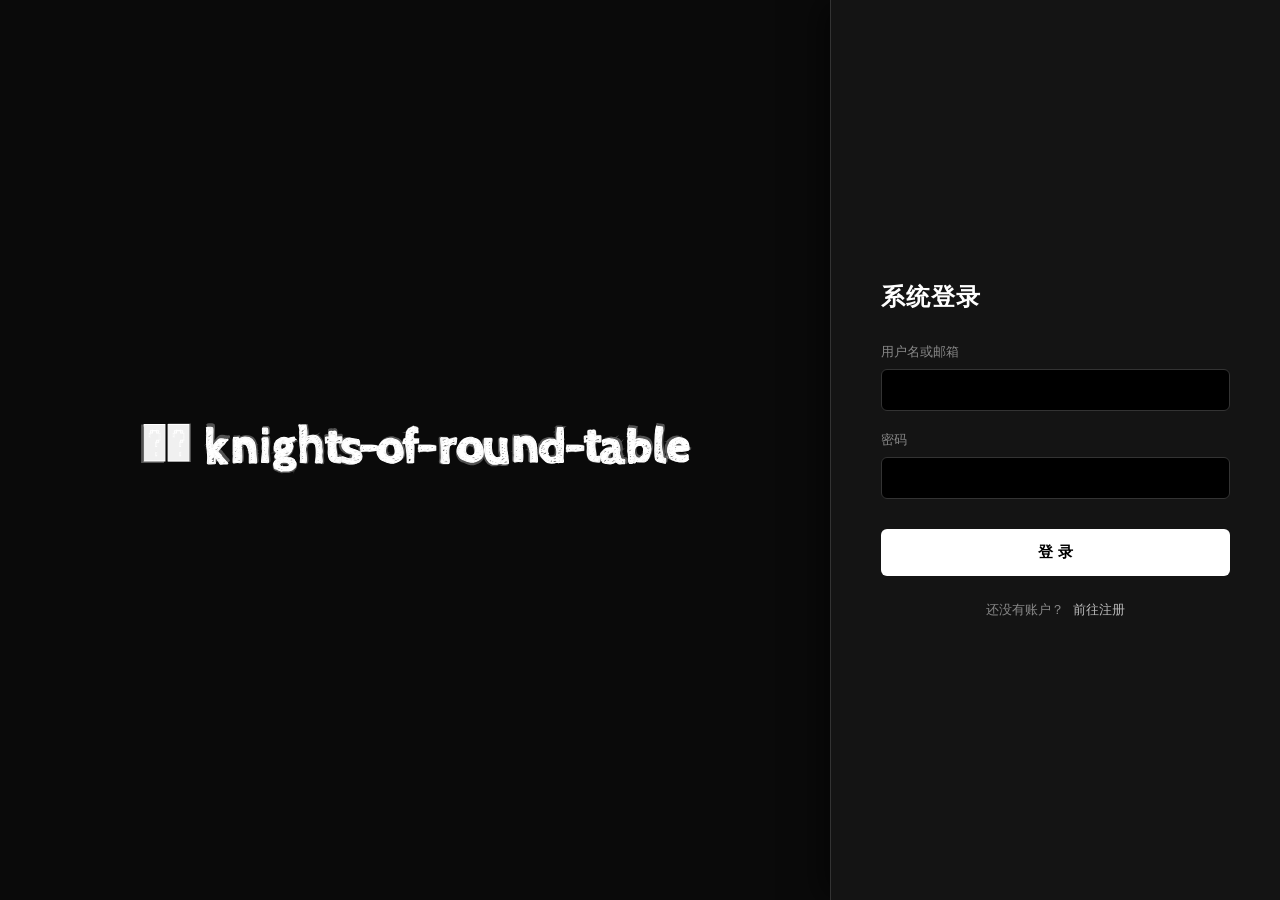
<file: src/temp_design/gemini-code-1786545650664.html>
<!DOCTYPE html>
<html lang="zh-CN">
<head>
  <meta charset="UTF-8">
  <meta name="viewport" content="width=device-width, initial-scale=1.0">
  <title>📦 knights-of-round-table - 登录与注册</title>
  <link rel="preconnect" href="https://fonts.googleapis.com">
  <link rel="preconnect" href="https://fonts.gstatic.com" crossorigin>
  <link href="https://fonts.googleapis.com/css2?family=Architects+Daughter&family=Cabin+Sketch:wght@700&display=swap" rel="stylesheet">

  <style>
    * {
      box-sizing: border-box;
      margin: 0;
      padding: 0;
    }

    body, html {
      width: 100%;
      height: 100%;
      overflow: hidden;
      background-color: #0d0d0d;
      font-family: -apple-system, BlinkMacSystemFont, "Segoe UI", Roboto, "Helvetica Neue", Arial, sans-serif;
      color: #e0e0e0;
    }

    .container {
      display: flex;
      width: 100%;
      height: 100%;
    }

    /* 左侧 Canvas 区域 */
    .canvas-container {
      flex: 1;
      position: relative;
      background: #0a0a0a;
      overflow: hidden;
    }

    canvas {
      display: block;
      width: 100%;
      height: 100%;
      cursor: crosshair;
    }

    /* 隐藏的控制台（保留以备后用） */
    .control-panel {
      display: none;
    }

    /* 右侧 表单区域 (严肃严谨风格) */
    .form-panel {
      width: 450px;
      background: #141414;
      border-left: 1px solid #333;
      display: flex;
      flex-direction: column;
      justify-content: center;
      padding: 40px 50px;
      box-shadow: -10px 0 30px rgba(0,0,0,0.5);
      position: relative;
    }

    .form-box {
      width: 100%;
      transition: opacity 0.3s ease, transform 0.3s ease;
    }

    .form-box.hidden {
      display: none;
      opacity: 0;
      transform: translateY(10px);
    }

    .form-box.active {
      display: block;
      opacity: 1;
      transform: translateY(0);
    }

    .form-title {
      font-size: 24px;
      font-weight: 600;
      margin-bottom: 30px;
      color: #ffffff;
      letter-spacing: 1px;
    }

    .input-group {
      margin-bottom: 20px;
    }

    .input-group label {
      display: block;
      font-size: 13px;
      color: #888;
      margin-bottom: 8px;
    }

    .input-group input {
      width: 100%;
      background: #000000;
      border: 1px solid #333;
      color: #fff;
      padding: 12px 15px;
      border-radius: 6px;
      font-size: 14px;
      outline: none;
      transition: border-color 0.2s;
    }

    .input-group input:focus {
      border-color: #666;
    }

    .btn-submit {
      width: 100%;
      background: #ffffff;
      color: #000000;
      border: none;
      padding: 14px;
      font-size: 15px;
      font-weight: 600;
      border-radius: 6px;
      cursor: pointer;
      margin-top: 10px;
      transition: background 0.2s;
    }

    .btn-submit:hover {
      background: #e0e0e0;
    }

    .toggle-link {
      margin-top: 25px;
      text-align: center;
      font-size: 13px;
      color: #888;
    }

    .toggle-link a {
      color: #bbb;
      text-decoration: none;
      margin-left: 5px;
      cursor: pointer;
      transition: color 0.2s;
    }

    .toggle-link a:hover {
      color: #fff;
      text-decoration: underline;
    }
  </style>
</head>
<body>

  <div class="container">
    <!-- 左侧交互展示 -->
    <div class="canvas-container">
      <div class="control-panel">
        <input type="text" id="textInput" value="📦 knights-of-round-table">
        <input type="range" id="sizeRange" value="50">
        <input type="range" id="elasticityRange" value="1.5">
      </div>
      <canvas id="sketchCanvas"></canvas>
    </div>

    <!-- 右侧严谨登录/注册面板 -->
    <div class="form-panel">
      <!-- 登录表单 -->
      <div id="loginForm" class="form-box active">
        <div class="form-title">系统登录</div>
        <form id="formLogin">
          <div class="input-group">
            <label>用户名或邮箱</label>
            <input type="text" name="username" required autocomplete="username">
          </div>
          <div class="input-group">
            <label>密码</label>
            <input type="password" name="password" required autocomplete="current-password">
          </div>
          <button type="submit" class="btn-submit">登 录</button>
        </form>
        <div class="toggle-link">
          还没有账户？ <a id="toRegister">前往注册</a>
        </div>
      </div>

      <!-- 注册表单 -->
      <div id="registerForm" class="form-box hidden">
        <div class="form-title">创建账户</div>
        <form id="formRegister">
          <div class="input-group">
            <label>用户名</label>
            <input type="text" name="reg_username" required autocomplete="username">
          </div>
          <div class="input-group">
            <label>邮箱</label>
            <input type="email" name="reg_email" required autocomplete="email">
          </div>
          <div class="input-group">
            <label>密码</label>
            <input type="password" name="reg_password" required autocomplete="new-password">
          </div>
          <button type="submit" class="btn-submit">注 册</button>
        </form>
        <div class="toggle-link">
          已有账户？ <a id="toLogin">返回登录</a>
        </div>
      </div>
    </div>
  </div>

  <script>
    // ==========================================
    // 1. 表单交互逻辑 (便于对接后端)
    // ==========================================
    const loginForm = document.getElementById('loginForm');
    const registerForm = document.getElementById('registerForm');
    const toRegister = document.getElementById('toRegister');
    const toLogin = document.getElementById('toLogin');

    const formLogin = document.getElementById('formLogin');
    const formRegister = document.getElementById('formRegister');

    // 切换面板逻辑
    toRegister.addEventListener('click', () => {
      loginForm.classList.remove('active');
      loginForm.classList.add('hidden');
      registerForm.classList.remove('hidden');
      // 延时添加active以触发过渡动画
      setTimeout(() => registerForm.classList.add('active'), 50);
    });

    toLogin.addEventListener('click', () => {
      registerForm.classList.remove('active');
      registerForm.classList.add('hidden');
      loginForm.classList.remove('hidden');
      setTimeout(() => loginForm.classList.add('active'), 50);
    });

    // 登录提交事件拦截
    formLogin.addEventListener('submit', (e) => {
      e.preventDefault();
      const formData = new FormData(formLogin);
      const data = Object.fromEntries(formData.entries());
      console.log('【后端对接预留 - 登录】:', data);
      // TODO: fetch('/api/login', { method: 'POST', body: JSON.stringify(data) ... })
    });

    // 注册提交事件拦截
    formRegister.addEventListener('submit', (e) => {
      e.preventDefault();
      const formData = new FormData(formRegister);
      const data = Object.fromEntries(formData.entries());
      console.log('【后端对接预留 - 注册】:', data);
      // TODO: fetch('/api/register', { method: 'POST', body: JSON.stringify(data) ... })
    });

    // ==========================================
    // 2. 交互文字物理引擎逻辑 (优化版)
    // ==========================================
    const canvas = document.getElementById('sketchCanvas');
    const ctx = canvas.getContext('2d');
    const textInput = document.getElementById('textInput');
    const sizeRange = document.getElementById('sizeRange');
    const elasticityRange = document.getElementById('elasticityRange');

    let dpr = window.devicePixelRatio || 1;
    let mouse = { x: -9999, y: -9999, px: -9999, py: -9999, speed: 0 };
    let letters = [];
    let canvasContainer = document.querySelector('.canvas-container');

    function resize() {
      dpr = window.devicePixelRatio || 1;
      canvas.width = canvasContainer.clientWidth * dpr;
      canvas.height = canvasContainer.clientHeight * dpr;
      ctx.scale(dpr, dpr);
      layoutLetters();
    }

    class Letter {
      constructor(char, x, y, fontSize) {
        this.char = char;
        this.baseX = x;
        this.baseY = y;
        this.x = x;
        this.y = y;
        this.vx = 0;
        this.vy = 0;
        this.scaleX = 1;
        this.scaleY = 1;
        this.vScaleX = 0;
        this.vScaleY = 0;
        this.rotation = 0;
        this.vRotation = 0;
        this.fontSize = fontSize;
        this.hoverAmount = 0;
        this.seed = Math.random() * 1000;
      }

      update(elasticityFactor) {
        const dx = mouse.x - this.x;
        const dy = mouse.y - this.y;
        const dist = Math.sqrt(dx * dx + dy * dy);
        
        // 【修改项1】缩小触发半径，几乎碰到才触发
        const maxDist = this.fontSize * 0.45; 

        if (dist < maxDist) {
          const force = (1 - dist / maxDist);
          const angle = Math.atan2(dy, dx);

          // 【修改项2】大幅度降低推力，减小夸张的弹性
          const push = force * 6 * elasticityFactor;
          this.vx -= Math.cos(angle) * push;
          this.vy -= Math.sin(angle) * push;

          this.vScaleX += force * 0.05 * (Math.random() > 0.5 ? 1 : -1);
          this.vScaleY += force * 0.05 * (Math.random() > 0.5 ? 1 : -1);
          this.vRotation += (Math.random() - 0.5) * force * 0.08;
          
          this.hoverAmount = Math.min(1, this.hoverAmount + 0.15);
        } else {
          this.hoverAmount = Math.max(0, this.hoverAmount - 0.1);
        }

        // 弹簧阻尼
        const stiffness = 0.15; // 提高硬度，回弹更快
        const damping = 0.65;   // 增加阻尼，减少反复抖动次数

        const fx = (this.baseX - this.x) * stiffness;
        const fy = (this.baseY - this.y) * stiffness;
        this.vx = (this.vx + fx) * damping;
        this.vy = (this.vy + fy) * damping;
        this.x += this.vx;
        this.y += this.vy;

        const fsx = (1 - this.scaleX) * stiffness;
        const fsy = (1 - this.scaleY) * stiffness;
        this.vScaleX = (this.vScaleX + fsx) * damping;
        this.vScaleY = (this.vScaleY + fsy) * damping;
        this.scaleX += this.vScaleX;
        this.scaleY += this.vScaleY;

        const fr = (0 - this.rotation) * stiffness;
        this.vRotation = (this.vRotation + fr) * damping;
        this.rotation += this.vRotation;
      }

      draw(frame) {
        ctx.save();
        ctx.translate(this.x, this.y);
        ctx.rotate(this.rotation);
        ctx.scale(this.scaleX, this.scaleY);

        ctx.font = `700 ${this.fontSize}px 'Cabin Sketch', 'Architects Daughter', cursive`;
        ctx.textAlign = 'center';
        ctx.textBaseline = 'middle';

        // 【修改项3】大幅度降低抖动频率，帧数除数增大
        const jitterFreq = Math.floor(frame / 12); 
        const seed = this.seed + jitterFreq;

        const noise = (s) => (Math.sin(s * 9999) * 10000) % 1;

        if (this.hoverAmount > 0.1) {
          ctx.strokeStyle = `rgba(255, 255, 255, ${0.1 * this.hoverAmount})`;
          ctx.lineWidth = 1;
          for (let i = 0; i < 2; i++) {
            const ox = (noise(seed + i * 10) - 0.5) * 5 * this.hoverAmount;
            const oy = (noise(seed + i * 20) - 0.5) * 5 * this.hoverAmount;
            ctx.strokeText(this.char, ox, oy);
          }
        }

        ctx.strokeStyle = 'rgba(255, 255, 255, 0.3)';
        ctx.lineWidth = 2;
        const ox1 = (noise(seed + 1) - 0.5) * 1.5;
        const oy1 = (noise(seed + 2) - 0.5) * 1.5;
        ctx.strokeText(this.char, ox1, oy1);

        ctx.fillStyle = '#f0f0f0';
        ctx.strokeStyle = '#ffffff';
        ctx.lineWidth = 1;

        const ox2 = (noise(seed + 3) - 0.5) * 0.8;
        const oy2 = (noise(seed + 4) - 0.5) * 0.8;

        ctx.fillText(this.char, ox2, oy2);
        ctx.strokeText(this.char, ox2, oy2);

        ctx.restore();
      }
    }

    function layoutLetters() {
      letters = [];
      const text = textInput.value;
      const fontSize = parseInt(sizeRange.value);

      ctx.font = `700 ${fontSize}px 'Cabin Sketch', 'Architects Daughter', cursive`;

      let totalWidth = 0;
      const letterWidths = [];

      for (let i = 0; i < text.length; i++) {
        const w = ctx.measureText(text[i]).width;
        letterWidths.push(w);
        totalWidth += w;
      }

      // 计算起始位置保证居中
      let currentX = (canvasContainer.clientWidth - totalWidth) / 2;
      const startY = canvasContainer.clientHeight / 2;

      for (let i = 0; i < text.length; i++) {
        const char = text[i];
        const w = letterWidths[i];
        const x = currentX + w / 2;
        letters.push(new Letter(char, x, startY, fontSize));
        currentX += w;
      }
    }

    let frame = 0;
    function animate() {
      requestAnimationFrame(animate);
      frame++;

      const mdx = mouse.x - mouse.px;
      const mdy = mouse.y - mouse.py;
      mouse.speed = Math.sqrt(mdx * mdx + mdy * mdy);
      mouse.px = mouse.x;
      mouse.py = mouse.y;

      ctx.clearRect(0, 0, canvasContainer.clientWidth, canvasContainer.clientHeight);
      const elasticity = parseFloat(elasticityRange.value);

      for (let letter of letters) {
        letter.update(elasticity);
        letter.draw(frame);
      }
    }

    window.addEventListener('resize', resize);
    
    // 只监听 canvas 容器内的鼠标事件
    canvas.addEventListener('mousemove', (e) => {
      const rect = canvas.getBoundingClientRect();
      mouse.x = e.clientX - rect.left;
      mouse.y = e.clientY - rect.top;
    });

    canvas.addEventListener('mouseleave', () => {
      mouse.x = -9999;
      mouse.y = -9999;
    });

    document.fonts.ready.then(() => {
      resize();
      animate();
    });
  </script>
</body>
</html>
</file>
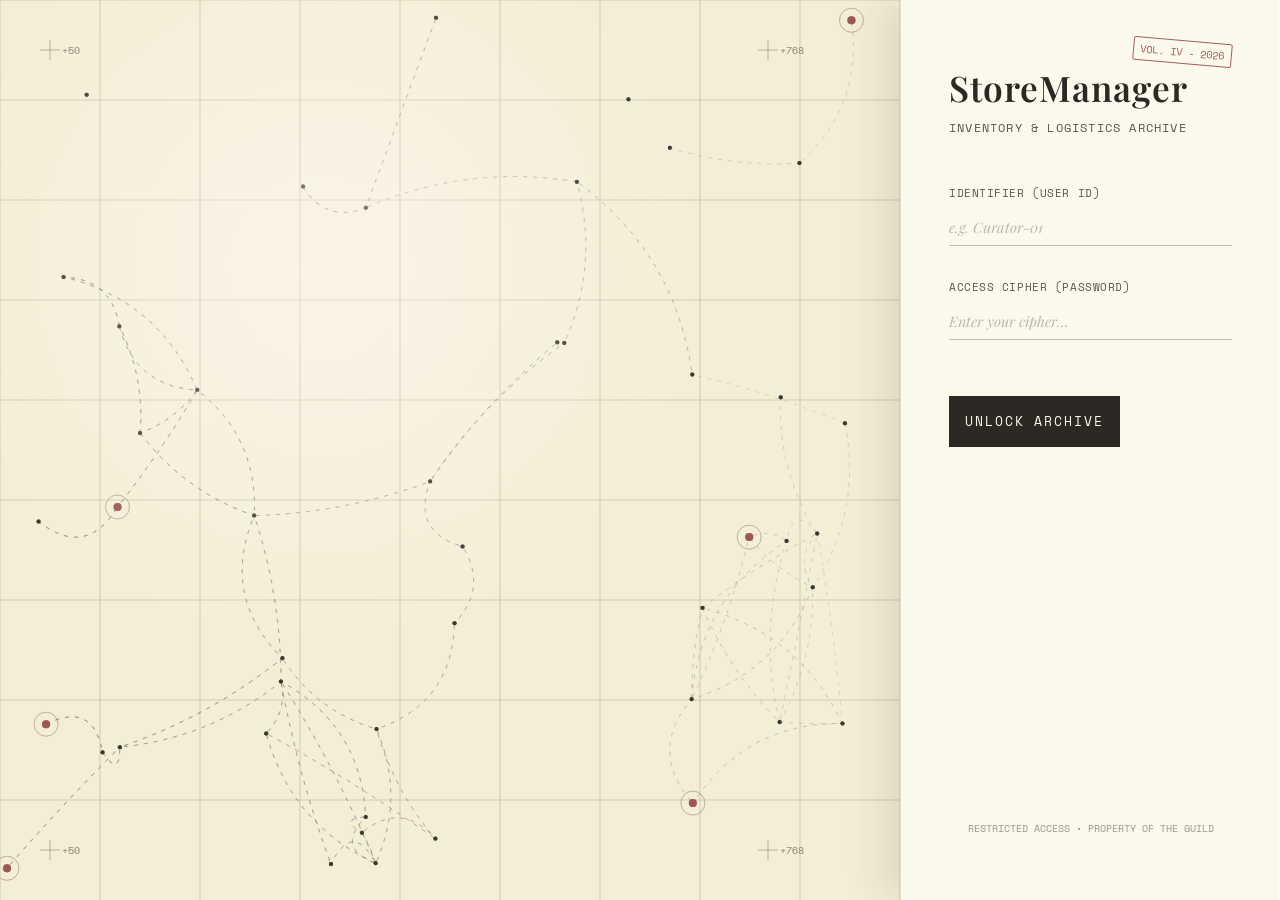
<file: src/temp_design/storemanager_concept.html>
<!DOCTYPE html>
<html lang="zh-CN">
<head>
    <meta charset="UTF-8">
    <meta name="viewport" content="width=device-width, initial-scale=1.0">
    <title>StoreManager - Classical Archive</title>
    <link rel="preconnect" href="https://fonts.googleapis.com">
    <link rel="preconnect" href="https://fonts.gstatic.com" crossorigin>
    <link href="https://fonts.googleapis.com/css2?family=Playfair+Display:ital,wght@0,400;0,600;1,400&family=Space+Mono:ital@0;1&display=swap" rel="stylesheet">
    <style>
        :root {
            --paper-bg: #f4efd8;
            --paper-light: #fbf9ec;
            --ink-dark: #2c2824;
            --ink-light: #5c5549;
            --stamp-red: #8b3a3a;
            --shadow-color: rgba(44, 40, 36, 0.12);
        }

        * {
            margin: 0;
            padding: 0;
            box-sizing: border-box;
        }

        body, html {
            width: 100%;
            height: 100vh;
            overflow: hidden;
            background-color: var(--paper-bg);
            /* 纯 CSS 模拟的微弱纸张噪点与经纬纹理 */
            background-image: 
                radial-gradient(circle at 50% 50%, transparent 20%, rgba(139, 126, 102, 0.05) 100%),
                repeating-linear-gradient(45deg, transparent, transparent 2px, rgba(0,0,0,0.01) 2px, rgba(0,0,0,0.01) 4px);
            font-family: 'Playfair Display', serif;
            color: var(--ink-dark);
            display: flex;
        }

        #desktop-container {
            position: relative;
            width: 100vw;
            height: 100vh;
            display: flex;
            align-items: center;
            justify-content: space-between;
        }

        /* 左侧动画区：占据主视野，作为背景延伸 */
        #vintage-canvas {
            position: absolute;
            top: 0;
            left: 0;
            width: 100%;
            height: 100%;
            z-index: 1;
            pointer-events: none; /* 让鼠标可以穿透画布点击后续元素 */
        }

        /* 纯 CSS 营造的光影晕染，增强立体感 */
        .ambient-lighting {
            position: absolute;
            top: -20%;
            left: -10%;
            width: 70vw;
            height: 70vw;
            background: radial-gradient(circle, rgba(255,255,255,0.4) 0%, transparent 60%);
            z-index: 2;
            pointer-events: none;
        }

        /* 右侧登录栏：伪装成档案登记卡 */
        .archive-card {
            position: relative;
            z-index: 10;
            width: 380px;
            height: 100vh;
            margin-left: auto; /* 靠右贴合 */
            background-color: var(--paper-light);
            padding: 4rem 3rem;
            display: flex;
            flex-direction: column;
            justify-content: center;
            /* 模拟纸张堆叠的厚度与右侧光源的投影 */
            box-shadow: -15px 0 40px var(--shadow-color),
                        -1px 0 0 rgba(255,255,255,0.5) inset;
            border-left: 1px solid rgba(139, 126, 102, 0.2);
        }

        .card-header {
            margin-bottom: 3rem;
            position: relative;
        }

        .card-header h1 {
            font-size: 2.2rem;
            font-weight: 600;
            letter-spacing: 1px;
            margin-bottom: 0.5rem;
        }

        .card-header p {
            font-family: 'Space Mono', monospace;
            font-size: 0.75rem;
            text-transform: uppercase;
            letter-spacing: 0.1em;
            color: var(--ink-light);
        }

        /* 模拟古典印章或编目号 */
        .stamp-mark {
            position: absolute;
            top: -1.5rem;
            right: 0;
            font-family: 'Space Mono', monospace;
            font-size: 0.65rem;
            color: var(--stamp-red);
            border: 1px solid var(--stamp-red);
            padding: 0.2rem 0.4rem;
            transform: rotate(5deg);
            opacity: 0.8;
            border-radius: 2px;
        }

        .form-group {
            margin-bottom: 2rem;
            position: relative;
        }

        .form-group label {
            display: block;
            font-family: 'Space Mono', monospace;
            font-size: 0.7rem;
            color: var(--ink-light);
            margin-bottom: 0.3rem;
            letter-spacing: 0.05em;
        }

        /* 输入框：摒弃边框，采用老式表格的底线设计 */
        .form-group input {
            width: 100%;
            background: transparent;
            border: none;
            border-bottom: 1px solid rgba(44, 40, 36, 0.3);
            padding: 0.5rem 0;
            font-family: 'Playfair Display', serif;
            font-size: 1.1rem;
            color: var(--ink-dark);
            outline: none;
            transition: all 0.3s ease;
        }

        .form-group input:focus {
            border-bottom-color: var(--ink-dark);
        }

        /* 占位符使用更柔和的斜体 */
        .form-group input::placeholder {
            font-style: italic;
            color: rgba(92, 85, 73, 0.4);
            font-size: 0.9rem;
        }

        /* 提交按钮：物理按压感与老式金属铭牌质感 */
        .submit-btn {
            margin-top: 1.5rem;
            padding: 1rem;
            background: var(--ink-dark);
            color: var(--paper-light);
            border: none;
            font-family: 'Space Mono', monospace;
            font-size: 0.8rem;
            text-transform: uppercase;
            letter-spacing: 0.15em;
            cursor: pointer;
            transition: all 0.2s ease;
            position: relative;
            overflow: hidden;
        }

        .submit-btn:hover {
            background: #1a1714;
            transform: translateY(1px); /* 物理阻尼下沉 */
        }

        .submit-btn:active {
            transform: translateY(3px);
        }

        /* 页脚注释 */
        .card-footer {
            margin-top: auto;
            font-family: 'Space Mono', monospace;
            font-size: 0.65rem;
            color: var(--ink-light);
            text-align: center;
            opacity: 0.6;
        }

        @media (max-width: 768px) {
            .archive-card {
                width: 100%;
                box-shadow: none;
                background-color: rgba(251, 249, 236, 0.95);
            }
        }
    </style>
</head>
<body>

<div id="desktop-container">
    <div class="ambient-lighting"></div>
    
    <!-- 承载古典测绘/数据流转概念的画布 -->
    <canvas id="vintage-canvas"></canvas>

    <!-- 档案登记卡（登录栏） -->
    <div class="archive-card">
        <div class="card-header">
            <div class="stamp-mark">VOL. IV - 2026</div>
            <h1>StoreManager</h1>
            <p>Inventory & Logistics Archive</p>
        </div>

        <form onsubmit="event.preventDefault();">
            <div class="form-group">
                <label>IDENTIFIER (USER ID)</label>
                <input type="text" placeholder="e.g. Curator-01" required autocomplete="off">
            </div>
            
            <div class="form-group">
                <label>ACCESS CIPHER (PASSWORD)</label>
                <input type="password" placeholder="Enter your cipher..." required>
            </div>

            <button type="submit" class="submit-btn">Unlock Archive</button>
        </form>

        <div class="card-footer">
            <p>RESTRICTED ACCESS • PROPERTY OF THE GUILD</p>
        </div>
    </div>
</div>

<script>
    const canvas = document.getElementById('vintage-canvas');
    const ctx = canvas.getContext('2d');
    
    let width, height;
    let nodes = [];
    let edges = [];
    let time = 0;

    // 调色板：复古墨水与羊皮纸的对应色
    const colors = {
        ink: 'rgba(44, 40, 36, 0.8)',
        inkLight: 'rgba(92, 85, 73, 0.3)',
        highlight: 'rgba(139, 58, 58, 0.6)', // 类似火漆红
        grid: 'rgba(139, 126, 102, 0.1)'
    };

    function resize() {
        width = canvas.width = window.innerWidth;
        height = canvas.height = window.innerHeight;
        initGraph();
    }
    window.addEventListener('resize', resize);

    class Node {
        constructor(x, y, isPrimary) {
            this.baseX = x;
            this.baseY = y;
            // 添加非常缓慢的物理漂浮感，模拟纸张微动或呼吸感
            this.phase = Math.random() * Math.PI * 2;
            this.radius = isPrimary ? 4 : 2;
            this.isPrimary = isPrimary;
        }

        update(t) {
            // 极度缓慢的阻尼运动
            this.x = this.baseX + Math.sin(this.phase + t * 0.5) * 15;
            this.y = this.baseY + Math.cos(this.phase + t * 0.4) * 15;
        }

        draw(ctx) {
            ctx.beginPath();
            ctx.arc(this.x, this.y, this.radius, 0, Math.PI * 2);
            ctx.fillStyle = this.isPrimary ? colors.highlight : colors.ink;
            ctx.fill();
            
            // 为主节点绘制类似古典罗盘或测绘标记的外圈
            if (this.isPrimary) {
                ctx.beginPath();
                ctx.arc(this.x, this.y, this.radius * 3, 0, Math.PI * 2);
                ctx.strokeStyle = colors.inkLight;
                ctx.lineWidth = 0.5;
                ctx.stroke();
            }
        }
    }

    class Edge {
        constructor(nodeA, nodeB) {
            this.a = nodeA;
            this.b = nodeB;
            // 贝塞尔曲线的控制点偏移
            this.cpOffset = (Math.random() - 0.5) * 100;
            this.drawProgress = Math.random(); // 模拟缓慢书写的过程
        }

        draw(ctx, t) {
            const dx = this.b.x - this.a.x;
            const dy = this.b.y - this.a.y;
            const dist = Math.sqrt(dx*dx + dy*dy);
            
            // 距离太远不连线
            if(dist > 400) return;

            // 计算控制点以生成优雅的弧线（而非僵硬的直线）
            const midX = (this.a.x + this.b.x) / 2;
            const midY = (this.a.y + this.b.y) / 2;
            const angle = Math.atan2(dy, dx);
            const cpX = midX + Math.cos(angle + Math.PI/2) * this.cpOffset;
            const cpY = midY + Math.sin(angle + Math.PI/2) * this.cpOffset;

            // 动态虚线效果，模拟墨水流淌或路线规划
            this.drawProgress -= 0.002; // 流动速度极缓，强调从容感
            
            ctx.beginPath();
            ctx.moveTo(this.a.x, this.a.y);
            ctx.quadraticCurveTo(cpX, cpY, this.b.x, this.b.y);
            
            ctx.strokeStyle = colors.inkLight;
            ctx.lineWidth = 0.8;
            
            // 使用虚线模拟古典手绘航海图的路径线
            ctx.setLineDash([4, 6]);
            ctx.lineDashOffset = this.drawProgress * 100;
            
            // 越靠近右侧卡片（X轴偏大处），透明度越高，实现视觉融入
            const alpha = Math.max(0, 1 - (this.a.x / width) * 1.2);
            ctx.strokeStyle = `rgba(92, 85, 73, ${0.4 * alpha})`;
            
            ctx.stroke();
            ctx.setLineDash([]); // 恢复实线
        }
    }

    function initGraph() {
        nodes = [];
        edges = [];
        
        // 在左侧及中左区域生成节点，避开右侧卡片
        const nodeCount = Math.floor((width * height) / 25000);
        for(let i=0; i<nodeCount; i++) {
            const x = Math.random() * (width * 0.7); // 限制在左侧70%
            const y = Math.random() * height;
            // 15% 的几率成为带有红色标记的“主仓库”节点
            const isPrimary = Math.random() > 0.85;
            nodes.push(new Node(x, y, isPrimary));
        }

        // 建立连接网络（仅连接临近节点）
        for(let i=0; i<nodes.length; i++) {
            for(let j=i+1; j<nodes.length; j++) {
                const dx = nodes[i].baseX - nodes[j].baseX;
                const dy = nodes[i].baseY - nodes[j].baseY;
                if(dx*dx + dy*dy < 40000) { // 约200px范围内连线
                    if(Math.random() > 0.4) { // 不必全连，留白
                        edges.push(new Edge(nodes[i], nodes[j]));
                    }
                }
            }
        }
    }

    function drawGrid(ctx) {
        // 绘制古典比例尺/测绘网格作为背景底纹
        ctx.strokeStyle = colors.grid;
        ctx.lineWidth = 1;
        const gridSize = 100;
        
        ctx.beginPath();
        for(let x = 0; x < width; x += gridSize) {
            ctx.moveTo(x, 0);
            ctx.lineTo(x, height);
        }
        for(let y = 0; y < height; y += gridSize) {
            ctx.moveTo(0, y);
            ctx.lineTo(width, y);
        }
        ctx.stroke();
        
        // 绘制一些古典制图学中的十字标记 (Fiducial marks)
        ctx.strokeStyle = colors.inkLight;
        ctx.lineWidth = 0.5;
        const marks = [
            {x: 50, y: 50}, {x: 50, y: height-50},
            {x: width*0.6, y: 50}, {x: width*0.6, y: height-50}
        ];
        
        marks.forEach(m => {
            ctx.beginPath();
            ctx.moveTo(m.x - 10, m.y); ctx.lineTo(m.x + 10, m.y);
            ctx.moveTo(m.x, m.y - 10); ctx.lineTo(m.x, m.y + 10);
            ctx.stroke();
            // 添加小刻度数值
            ctx.fillStyle = colors.inkLight;
            ctx.font = '10px "Space Mono", monospace';
            ctx.fillText(`+${m.x.toFixed(0)}`, m.x + 12, m.y + 4);
        });
    }

    function animate() {
        // 每次清空画布，但留下极其微弱的残影来模拟墨水晕染
        ctx.fillStyle = 'rgba(244, 239, 216, 0.3)'; // 与 var(--paper-bg) 呼应
        ctx.fillRect(0, 0, width, height);

        time += 0.01;

        drawGrid(ctx);

        // 先绘制连线，再绘制节点（覆盖在上方）
        edges.forEach(edge => edge.draw(ctx, time));
        
        nodes.forEach(node => {
            node.update(time);
            // 只绘制视野范围内的节点
            if(node.x < width * 0.8) {
                node.draw(ctx);
            }
        });

        requestAnimationFrame(animate);
    }

    // 启动引擎
    resize();
    animate();

</script>
</body>
</html>
</file>
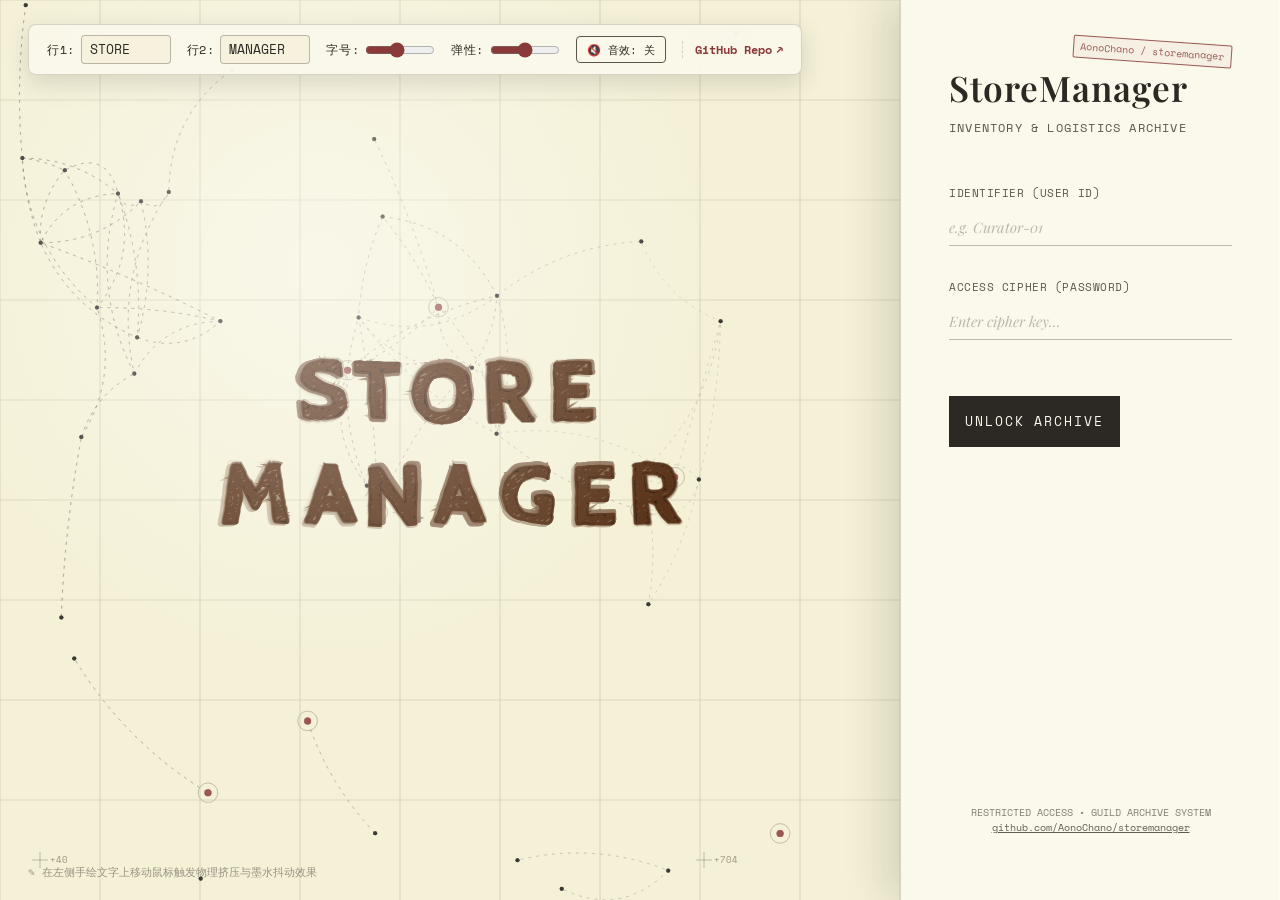
<file: src/temp_design/storemanager_concept_ver.0.1.1.html>
<!DOCTYPE html>
<html lang="zh-CN">
<head>
    <meta charset="UTF-8">
    <meta name="viewport" content="width=device-width, initial-scale=1.0">
    <title>StoreManager - Classical Archive & Interactive Physics Canvas</title>
    <!-- 引入 Google 手绘与古典字体 -->
    <link rel="preconnect" href="https://fonts.googleapis.com">
    <link rel="preconnect" href="https://fonts.gstatic.com" crossorigin>
    <link href="https://fonts.googleapis.com/css2?family=Architects+Daughter&family=Cabin+Sketch:wght@700&family=Playfair+Display:ital,wght@0,400;0,600;1,400&family=Space+Mono:ital@0;1&display=swap" rel="stylesheet">
    
    <style>
        :root {
            --paper-bg: #f4efd8;
            --paper-light: #fbf9ec;
            --ink-dark: #2c2824;
            --ink-deep-espresso: #2c1e14;
            --ink-light: #5c5549;
            --stamp-red: #8b3a3a;
            --accent-gold: #b87324;
            --border-amber: rgba(139, 126, 102, 0.3);
            --shadow-color: rgba(44, 40, 36, 0.15);
        }

        * {
            margin: 0;
            padding: 0;
            box-sizing: border-box;
        }

        body, html {
            width: 100%;
            height: 100vh;
            overflow: hidden;
            background-color: var(--paper-bg);
            /* 羊皮纸纹理与微弱渐变 */
            background-image: 
                radial-gradient(circle at 50% 50%, transparent 20%, rgba(139, 126, 102, 0.08) 100%),
                repeating-linear-gradient(45deg, transparent, transparent 2px, rgba(0,0,0,0.015) 2px, rgba(0,0,0,0.015) 4px);
            font-family: 'Playfair Display', serif;
            color: var(--ink-dark);
        }

        #desktop-container {
            position: relative;
            width: 100vw;
            height: 100vh;
            display: flex;
            align-items: center;
            justify-content: space-between;
        }

        /* 动画与交互画布 */
        #vintage-canvas {
            position: absolute;
            top: 0;
            left: 0;
            width: 100%;
            height: 100%;
            z-index: 1;
            cursor: pointer;
        }

        /* Ambient Lighting Gradient Overlay */
        .ambient-lighting {
            position: absolute;
            top: -20%;
            left: -10%;
            width: 70vw;
            height: 70vw;
            background: radial-gradient(circle, rgba(255,255,255,0.45) 0%, transparent 65%);
            z-index: 2;
            pointer-events: none;
        }

        /* 复古风格顶部交互控制栏 */
        .control-panel {
            position: absolute;
            top: 24px;
            left: 28px;
            background: rgba(251, 249, 236, 0.88);
            border: 1px solid var(--border-amber);
            backdrop-filter: blur(10px);
            padding: 10px 18px;
            border-radius: 8px;
            display: flex;
            align-items: center;
            gap: 16px;
            box-shadow: 0 8px 24px var(--shadow-color);
            z-index: 20;
            font-family: 'Space Mono', monospace;
            font-size: 0.72rem;
            color: var(--ink-dark);
            transition: all 0.3s ease;
        }

        .control-panel label {
            display: flex;
            align-items: center;
            gap: 6px;
            text-transform: uppercase;
            letter-spacing: 0.05em;
        }

        .control-panel input[type="text"] {
            background: rgba(244, 239, 216, 0.7);
            border: 1px solid rgba(44, 40, 36, 0.3);
            color: var(--ink-dark);
            padding: 4px 8px;
            border-radius: 4px;
            font-size: 0.8rem;
            outline: none;
            font-family: 'Space Mono', monospace;
            width: 90px;
            transition: border-color 0.2s;
        }

        .control-panel input[type="text"]:focus {
            border-color: var(--stamp-red);
            background: #fff;
        }

        .control-panel input[type="range"] {
            width: 70px;
            accent-color: var(--stamp-red);
            cursor: pointer;
        }

        .btn-sound {
            background: transparent;
            border: 1px solid var(--ink-light);
            color: var(--ink-dark);
            padding: 4px 10px;
            border-radius: 4px;
            cursor: pointer;
            font-family: 'Space Mono', monospace;
            font-size: 0.7rem;
            transition: all 0.2s;
        }

        .btn-sound.active {
            background: var(--ink-dark);
            color: var(--paper-light);
            border-color: var(--ink-dark);
        }

        .repo-link {
            color: var(--stamp-red);
            text-decoration: none;
            font-weight: 600;
            display: flex;
            align-items: center;
            gap: 4px;
            border-left: 1px dashed var(--border-amber);
            padding-left: 12px;
        }

        .repo-link:hover {
            text-decoration: underline;
        }

        /* 右侧登录栏：伪装成档案登记卡 */
        .archive-card {
            position: relative;
            z-index: 10;
            width: 380px;
            height: 100vh;
            margin-left: auto;
            background-color: var(--paper-light);
            padding: 4rem 3rem;
            display: flex;
            flex-direction: column;
            justify-content: center;
            box-shadow: -15px 0 40px var(--shadow-color),
                        -1px 0 0 rgba(255,255,255,0.6) inset;
            border-left: 1px solid var(--border-amber);
        }

        .card-header {
            margin-bottom: 3rem;
            position: relative;
        }

        .card-header h1 {
            font-size: 2.2rem;
            font-weight: 600;
            letter-spacing: 1px;
            margin-bottom: 0.5rem;
        }

        .card-header p {
            font-family: 'Space Mono', monospace;
            font-size: 0.75rem;
            text-transform: uppercase;
            letter-spacing: 0.1em;
            color: var(--ink-light);
        }

        .stamp-mark {
            position: absolute;
            top: -1.5rem;
            right: 0;
            font-family: 'Space Mono', monospace;
            font-size: 0.62rem;
            color: var(--stamp-red);
            border: 1px solid var(--stamp-red);
            padding: 0.2rem 0.4rem;
            transform: rotate(4deg);
            opacity: 0.85;
            border-radius: 2px;
            background: rgba(139, 58, 58, 0.05);
        }

        .form-group {
            margin-bottom: 2rem;
            position: relative;
        }

        .form-group label {
            display: block;
            font-family: 'Space Mono', monospace;
            font-size: 0.7rem;
            color: var(--ink-light);
            margin-bottom: 0.3rem;
            letter-spacing: 0.05em;
        }

        .form-group input {
            width: 100%;
            background: transparent;
            border: none;
            border-bottom: 1px solid rgba(44, 40, 36, 0.3);
            padding: 0.5rem 0;
            font-family: 'Playfair Display', serif;
            font-size: 1.1rem;
            color: var(--ink-dark);
            outline: none;
            transition: all 0.3s ease;
        }

        .form-group input:focus {
            border-bottom-color: var(--ink-dark);
        }

        .form-group input::placeholder {
            font-style: italic;
            color: rgba(92, 85, 73, 0.4);
            font-size: 0.9rem;
        }

        .submit-btn {
            margin-top: 1.5rem;
            padding: 1rem;
            background: var(--ink-dark);
            color: var(--paper-light);
            border: none;
            font-family: 'Space Mono', monospace;
            font-size: 0.8rem;
            text-transform: uppercase;
            letter-spacing: 0.15em;
            cursor: pointer;
            transition: all 0.2s ease;
            position: relative;
        }

        .submit-btn:hover {
            background: #1a1714;
            transform: translateY(1px);
        }

        .card-footer {
            margin-top: auto;
            font-family: 'Space Mono', monospace;
            font-size: 0.65rem;
            color: var(--ink-light);
            text-align: center;
            opacity: 0.75;
            line-height: 1.5;
        }

        .card-footer a {
            color: var(--ink-dark);
            text-decoration: underline;
        }

        .hint-text {
            position: absolute;
            bottom: 20px;
            left: 28px;
            font-family: 'Space Mono', monospace;
            font-size: 0.7rem;
            color: var(--ink-light);
            pointer-events: none;
            opacity: 0.6;
            z-index: 10;
        }

        @media (max-width: 900px) {
            .control-panel {
                flex-wrap: wrap;
                top: 10px;
                left: 10px;
                right: 10px;
            }
            .archive-card {
                width: 100%;
                box-shadow: none;
                background-color: rgba(251, 249, 236, 0.95);
            }
        }
    </style>
</head>
<body>

<div id="desktop-container">
    <div class="ambient-lighting"></div>

    <!-- 顶部控制面板 -->
    <div class="control-panel">
        <label>
            行1:
            <input type="text" id="line1Input" value="STORE" maxlength="12">
        </label>
        <label>
            行2:
            <input type="text" id="line2Input" value="MANAGER" maxlength="12">
        </label>
        <label>
            字号:
            <input type="range" id="sizeRange" min="50" max="140" value="90">
        </label>
        <label>
            弹性:
            <input type="range" id="elasticityRange" min="1" max="5" value="3" step="0.1">
        </label>

        <button class="btn-sound" id="soundBtn">🔇 音效: 关</button>

        <a href="https://github.com/AonoChano/storemanager" target="_blank" class="repo-link">
            <span>GitHub Repo</span> ↗
        </a>
    </div>

    <div class="hint-text">✎ 在左侧手绘文字上移动鼠标触发物理挤压与墨水抖动效果</div>

    <!-- 兼具背景测绘图与手绘弹力字体的画布 -->
    <canvas id="vintage-canvas"></canvas>

    <!-- 右侧档案卡 (StoreManager 登录) -->
    <div class="archive-card">
        <div class="card-header">
            <div class="stamp-mark">AonoChano / storemanager</div>
            <h1>StoreManager</h1>
            <p>Inventory & Logistics Archive</p>
        </div>

        <form onsubmit="event.preventDefault();">
            <div class="form-group">
                <label>IDENTIFIER (USER ID)</label>
                <input type="text" placeholder="e.g. Curator-01" required autocomplete="off">
            </div>
            
            <div class="form-group">
                <label>ACCESS CIPHER (PASSWORD)</label>
                <input type="password" placeholder="Enter cipher key..." required>
            </div>

            <button type="submit" class="submit-btn">Unlock Archive</button>
        </form>

        <div class="card-footer">
            <p>RESTRICTED ACCESS • GUILD ARCHIVE SYSTEM</p>
            <p><a href="https://github.com/AonoChano/storemanager" target="_blank">github.com/AonoChano/storemanager</a></p>
        </div>
    </div>
</div>

<script>
    const canvas = document.getElementById('vintage-canvas');
    const ctx = canvas.getContext('2d');

    const line1Input = document.getElementById('line1Input');
    const line2Input = document.getElementById('line2Input');
    const sizeRange = document.getElementById('sizeRange');
    const elasticityRange = document.getElementById('elasticityRange');
    const soundBtn = document.getElementById('soundBtn');

    let dpr = window.devicePixelRatio || 1;
    let width, height;
    let mouse = { x: -9999, y: -9999, px: -9999, py: -9999, speed: 0 };
    let letters = [];
    let nodes = [];
    let edges = [];
    let time = 0;
    let frame = 0;
    let soundEnabled = false;

    // Web Audio API 模拟铅笔滑动音效
    let audioCtx = null;
    function playScratchSound() {
        if (!soundEnabled) return;
        if (!audioCtx) {
            audioCtx = new (window.AudioContext || window.webkitAudioContext)();
        }
        if (audioCtx.state === 'suspended') {
            audioCtx.resume();
        }

        const bufferSize = audioCtx.sampleRate * 0.025; 
        const buffer = audioCtx.createBuffer(1, bufferSize, audioCtx.sampleRate);
        const data = buffer.getChannelData(0);
        for (let i = 0; i < bufferSize; i++) {
            data[i] = Math.random() * 2 - 1;
        }

        const noise = audioCtx.createBufferSource();
        noise.buffer = buffer;

        const filter = audioCtx.createBiquadFilter();
        filter.type = 'bandpass';
        filter.frequency.value = 1100 + Math.random() * 600;
        filter.Q.value = 2.5;

        const gain = audioCtx.createGain();
        gain.gain.setValueAtTime(0.06, audioCtx.currentTime);
        gain.gain.exponentialRampToValueAtTime(0.001, audioCtx.currentTime + 0.025);

        noise.connect(filter);
        filter.connect(gain);
        gain.connect(audioCtx.destination);

        noise.start();
    }

    soundBtn.addEventListener('click', () => {
        soundEnabled = !soundEnabled;
        soundBtn.textContent = soundEnabled ? "🔊 音效: 开" : "🔇 音效: 关";
        soundBtn.classList.toggle('active', soundEnabled);
    });

    // Color definitions corresponding to parchment & dark sepia ink
    const colors = {
        ink: 'rgba(44, 40, 36, 0.8)',
        inkLight: 'rgba(92, 85, 73, 0.25)',
        highlight: 'rgba(139, 58, 58, 0.65)', 
        grid: 'rgba(139, 126, 102, 0.08)'
    };

    // 单个字符类 (Machinarium 手绘草稿风格 + 弹簧阻尼)
    class Letter {
        constructor(char, x, y, fontSize) {
            this.char = char;
            this.baseX = x;
            this.baseY = y;
            this.x = x;
            this.y = y;

            this.vx = 0;
            this.vy = 0;

            this.scaleX = 1;
            this.scaleY = 1;
            this.vScaleX = 0;
            this.vScaleY = 0;

            this.rotation = 0;
            this.vRotation = 0;

            this.fontSize = fontSize;
            this.hoverAmount = 0;
            this.seed = Math.random() * 1000;
        }

        update(elasticityFactor) {
            const dx = mouse.x - this.x;
            const dy = mouse.y - this.y;
            const dist = Math.sqrt(dx * dx + dy * dy);
            const maxDist = this.fontSize * 1.25;

            if (dist < maxDist) {
                const force = (1 - dist / maxDist);
                const angle = Math.atan2(dy, dx);

                // 推开力
                const push = force * 22 * elasticityFactor;
                this.vx -= Math.cos(angle) * push;
                this.vy -= Math.sin(angle) * push;

                // 挤压变形
                this.vScaleX += force * 0.12 * (Math.random() > 0.5 ? 1 : -1);
                this.vScaleY += force * 0.12 * (Math.random() > 0.5 ? 1 : -1);

                // 扭转力
                this.vRotation += (Math.random() - 0.5) * force * 0.18;

                this.hoverAmount = Math.min(1, this.hoverAmount + 0.15);

                if (mouse.speed > 2 && Math.random() < 0.3) {
                    playScratchSound();
                }
            } else {
                this.hoverAmount = Math.max(0, this.hoverAmount - 0.05);
            }

            // 弹簧阻尼模型
            const stiffness = 0.08;
            const damping = 0.75;

            // 位置复位
            const fx = (this.baseX - this.x) * stiffness;
            const fy = (this.baseY - this.y) * stiffness;
            this.vx = (this.vx + fx) * damping;
            this.vy = (this.vy + fy) * damping;
            this.x += this.vx;
            this.y += this.vy;

            // 缩放复位
            const fsx = (1 - this.scaleX) * stiffness;
            const fsy = (1 - this.scaleY) * stiffness;
            this.vScaleX = (this.vScaleX + fsx) * damping;
            this.vScaleY = (this.vScaleY + fsy) * damping;
            this.scaleX += this.vScaleX;
            this.scaleY += this.vScaleY;

            // 旋转复位
            const fr = (0 - this.rotation) * stiffness;
            this.vRotation = (this.vRotation + fr) * damping;
            this.rotation += this.vRotation;
        }

        draw(frame) {
            ctx.save();
            ctx.translate(this.x, this.y);
            ctx.rotate(this.rotation);
            ctx.scale(this.scaleX, this.scaleY);

            ctx.font = `700 ${this.fontSize}px 'Cabin Sketch', 'Architects Daughter', cursive`;
            ctx.textAlign = 'center';
            ctx.textBaseline = 'middle';

            const jitterFreq = Math.floor(frame / 3);
            const seed = this.seed + jitterFreq;
            const noise = (s) => (Math.sin(s * 9999) * 10000) % 1;

            // 1. 悬停时的琥珀金草稿光晕 (Hover draft halo)
            if (this.hoverAmount > 0.1) {
                ctx.strokeStyle = `rgba(184, 115, 36, ${0.4 * this.hoverAmount})`;
                ctx.lineWidth = 2;
                for (let i = 0; i < 2; i++) {
                    const ox = (noise(seed + i * 10) - 0.5) * 8 * this.hoverAmount;
                    const oy = (noise(seed + i * 20) - 0.5) * 8 * this.hoverAmount;
                    ctx.strokeText(this.char, ox, oy);
                }
            }

            // 2. 底层深棕色浓墨抖动描边 (Deep Brown Draft Stroke)
            ctx.strokeStyle = 'rgba(90, 52, 26, 0.45)';
            ctx.lineWidth = 3.5;
            const ox1 = (noise(seed + 1) - 0.5) * 2.5;
            const oy1 = (noise(seed + 2) - 0.5) * 2.5;
            ctx.strokeText(this.char, ox1, oy1);

            // 3. 顶层主字体：深咖啡浓墨色 (#2c1e14) 与富赭色边缘 (#5a341a)
            ctx.fillStyle = '#2c1e14';
            ctx.strokeStyle = '#5a341a';
            ctx.lineWidth = 1.8;

            const ox2 = (noise(seed + 3) - 0.5) * 1.5;
            const oy2 = (noise(seed + 4) - 0.5) * 1.5;

            ctx.fillText(this.char, ox2, oy2);
            ctx.strokeText(this.char, ox2, oy2);

            ctx.restore();
        }
    }

    // 背景古典测绘节点与连线
    class Node {
        constructor(x, y, isPrimary) {
            this.baseX = x;
            this.baseY = y;
            this.phase = Math.random() * Math.PI * 2;
            this.radius = isPrimary ? 3.5 : 2;
            this.isPrimary = isPrimary;
        }

        update(t) {
            this.x = this.baseX + Math.sin(this.phase + t * 0.5) * 12;
            this.y = this.baseY + Math.cos(this.phase + t * 0.4) * 12;
        }

        draw(ctx) {
            ctx.beginPath();
            ctx.arc(this.x, this.y, this.radius, 0, Math.PI * 2);
            ctx.fillStyle = this.isPrimary ? colors.highlight : colors.ink;
            ctx.fill();

            if (this.isPrimary) {
                ctx.beginPath();
                ctx.arc(this.x, this.y, this.radius * 2.8, 0, Math.PI * 2);
                ctx.strokeStyle = colors.inkLight;
                ctx.lineWidth = 0.5;
                ctx.stroke();
            }
        }
    }

    class Edge {
        constructor(nodeA, nodeB) {
            this.a = nodeA;
            this.b = nodeB;
            this.cpOffset = (Math.random() - 0.5) * 80;
            this.drawProgress = Math.random();
        }

        draw(ctx) {
            const dx = this.b.x - this.a.x;
            const dy = this.b.y - this.a.y;
            const dist = Math.sqrt(dx * dx + dy * dy);

            if (dist > 350) return;

            const midX = (this.a.x + this.b.x) / 2;
            const midY = (this.a.y + this.b.y) / 2;
            const angle = Math.atan2(dy, dx);
            const cpX = midX + Math.cos(angle + Math.PI / 2) * this.cpOffset;
            const cpY = midY + Math.sin(angle + Math.PI / 2) * this.cpOffset;

            this.drawProgress -= 0.0015;

            ctx.beginPath();
            ctx.moveTo(this.a.x, this.a.y);
            ctx.quadraticCurveTo(cpX, cpY, this.b.x, this.b.y);

            ctx.setLineDash([3, 5]);
            ctx.lineDashOffset = this.drawProgress * 80;

            const alpha = Math.max(0, 1 - (this.a.x / (window.innerWidth || 1000)) * 1.3);
            ctx.strokeStyle = `rgba(92, 85, 73, ${0.35 * alpha})`;
            ctx.lineWidth = 0.7;

            ctx.stroke();
            ctx.setLineDash([]);
        }
    }

    // 初始化测绘图与节点
    function initGraph() {
        nodes = [];
        edges = [];

        const nodeCount = Math.floor((width * height) / 28000);
        for (let i = 0; i < nodeCount; i++) {
            const x = Math.random() * (width * 0.65); // 避开右侧档案卡
            const y = Math.random() * height;
            const isPrimary = Math.random() > 0.85;
            nodes.push(new Node(x, y, isPrimary));
        }

        for (let i = 0; i < nodes.length; i++) {
            for (let j = i + 1; j < nodes.length; j++) {
                const dx = nodes[i].baseX - nodes[j].baseX;
                const dy = nodes[i].baseY - nodes[j].baseY;
                if (dx * dx + dy * dy < 35000) {
                    if (Math.random() > 0.45) {
                        edges.push(new Edge(nodes[i], nodes[j]));
                    }
                }
            }
        }
    }

    // 布局两行手绘交互文字
    function layoutLetters() {
        letters = [];
        const line1 = line1Input.value || "STORE";
        const line2 = line2Input.value || "MANAGER";
        const fontSize = parseInt(sizeRange.value);

        ctx.font = `700 ${fontSize}px 'Cabin Sketch', 'Architects Daughter', cursive`;

        const isMobile = window.innerWidth <= 900;
        const leftAreaWidth = isMobile ? window.innerWidth : (window.innerWidth - 380);
        const centerX = leftAreaWidth / 2;
        const centerY = window.innerHeight / 2;
        const lineHeight = fontSize * 1.15;

        const lines = [line1, line2];
        const totalHeight = lineHeight * (lines.length - 1);
        const startY = centerY - totalHeight / 2;

        lines.forEach((text, lineIdx) => {
            let totalWidth = 0;
            const letterWidths = [];

            for (let i = 0; i < text.length; i++) {
                const w = ctx.measureText(text[i]).width;
                letterWidths.push(w);
                totalWidth += w;
            }

            let currentX = centerX - totalWidth / 2;
            const currentY = startY + lineIdx * lineHeight;

            for (let i = 0; i < text.length; i++) {
                const char = text[i];
                const w = letterWidths[i];
                const x = currentX + w / 2;

                letters.push(new Letter(char, x, currentY, fontSize));
                currentX += w;
            }
        });
    }

    // 绘制古典比例尺网格
    function drawGrid(ctx) {
        ctx.strokeStyle = colors.grid;
        ctx.lineWidth = 1;
        const gridSize = 100;

        ctx.beginPath();
        for (let x = 0; x < width; x += gridSize) {
            ctx.moveTo(x, 0);
            ctx.lineTo(x, height);
        }
        for (let y = 0; y < height; y += gridSize) {
            ctx.moveTo(0, y);
            ctx.lineTo(width, y);
        }
        ctx.stroke();

        ctx.strokeStyle = colors.inkLight;
        ctx.lineWidth = 0.5;
        const marks = [
            { x: 40, y: 40 }, 
            { x: 40, y: height - 40 },
            { x: width * 0.55, y: 40 }, 
            { x: width * 0.55, y: height - 40 }
        ];

        marks.forEach(m => {
            ctx.beginPath();
            ctx.moveTo(m.x - 8, m.y); ctx.lineTo(m.x + 8, m.y);
            ctx.moveTo(m.x, m.y - 8); ctx.lineTo(m.x, m.y + 8);
            ctx.stroke();

            ctx.fillStyle = colors.inkLight;
            ctx.font = '9px "Space Mono", monospace';
            ctx.fillText(`+${m.x.toFixed(0)}`, m.x + 10, m.y + 3);
        });
    }

    function resize() {
        dpr = window.devicePixelRatio || 1;
        width = canvas.width = window.innerWidth;
        height = canvas.height = window.innerHeight;
        initGraph();
        layoutLetters();
    }

    // 渲染循环
    function animate() {
        requestAnimationFrame(animate);
        time += 0.01;
        frame++;

        // 鼠标移动速度计算
        const mdx = mouse.x - mouse.px;
        const mdy = mouse.y - mouse.py;
        mouse.speed = Math.sqrt(mdx * mdx + mdy * mdy);
        mouse.px = mouse.x;
        mouse.py = mouse.y;

        // 羊皮纸微弱余晖清屏
        ctx.fillStyle = 'rgba(244, 239, 216, 0.35)';
        ctx.fillRect(0, 0, width, height);

        // 1. 绘制网格与底纹测绘节点
        drawGrid(ctx);
        edges.forEach(edge => edge.draw(ctx));
        nodes.forEach(node => {
            node.update(time);
            if (node.x < width * 0.7) {
                node.draw(ctx);
            }
        });

        // 2. 绘制手绘物理弹力文字
        const elasticity = parseFloat(elasticityRange.value);
        for (let letter of letters) {
            letter.update(elasticity);
            letter.draw(frame);
        }
    }

    // 事件监听
    window.addEventListener('resize', resize);

    window.addEventListener('mousemove', (e) => {
        mouse.x = e.clientX;
        mouse.y = e.clientY;
    });

    window.addEventListener('mouseleave', () => {
        mouse.x = -9999;
        mouse.y = -9999;
    });

    // Touch Support
    window.addEventListener('touchmove', (e) => {
        if (e.touches.length > 0) {
            mouse.x = e.touches[0].clientX;
            mouse.y = e.touches[0].clientY;
        }
    }, { passive: true });

    window.addEventListener('touchend', () => {
        mouse.x = -9999;
        mouse.y = -9999;
    });

    line1Input.addEventListener('input', layoutLetters);
    line2Input.addEventListener('input', layoutLetters);
    sizeRange.addEventListener('input', layoutLetters);

    // 确保字体加载完毕后平滑启动
    document.fonts.ready.then(() => {
        resize();
        animate();
    });
</script>
</body>
</html>
</file>
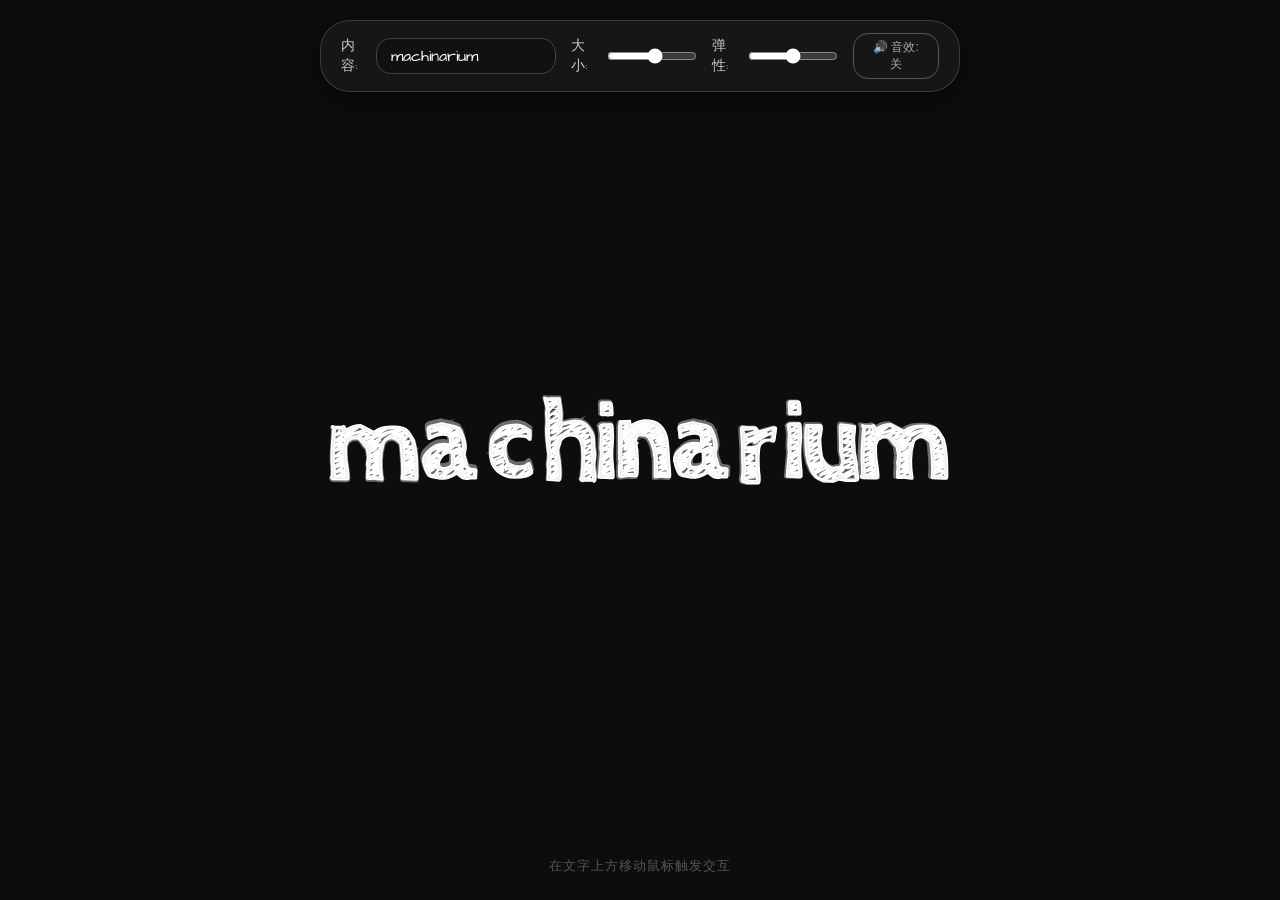
<file: src/temp_design/WordEffect.html>
<!DOCTYPE html>
<html lang="zh-CN">
<head>
  <meta charset="UTF-8">
  <meta name="viewport" content="width=device-width, initial-scale=1.0">
  <title>Machinarium 风格交互手绘文字</title>
  <!-- 引入 Google 手绘风格字体 -->
  <link rel="preconnect" href="https://fonts.googleapis.com">
  <link rel="preconnect" href="https://fonts.gstatic.com" crossorigin>
  <link href="https://fonts.googleapis.com/css2?family=Architects+Daughter&family=Cabin+Sketch:wght@700&display=swap" rel="stylesheet">

  <style>
    * {
      box-sizing: border-box;
      margin: 0;
      padding: 0;
    }

    body, html {
      width: 100%;
      height: 100%;
      overflow: hidden;
      background-color: #0d0d0d;
      font-family: 'Architects Daughter', cursive, sans-serif;
      user-select: none;
    }

    canvas {
      display: block;
      width: 100%;
      height: 100%;
      cursor: pointer;
    }

    /* 控制面板 UI */
    .control-panel {
      position: absolute;
      top: 20px;
      left: 50%;
      transform: translateX(-50%);
      background: rgba(25, 25, 25, 0.85);
      border: 1px solid rgba(255, 255, 255, 0.15);
      backdrop-filter: blur(8px);
      padding: 12px 20px;
      border-radius: 30px;
      display: flex;
      align-items: center;
      gap: 15px;
      box-shadow: 0 10px 30px rgba(0, 0, 0, 0.5);
      z-index: 10;
      transition: all 0.3s ease;
    }

    .control-panel label {
      color: #ccc;
      font-size: 14px;
      display: flex;
      align-items: center;
      gap: 8px;
    }

    .control-panel input[type="text"] {
      background: #111;
      border: 1px solid #444;
      color: #fff;
      padding: 6px 14px;
      border-radius: 15px;
      font-size: 16px;
      outline: none;
      font-family: inherit;
      width: 180px;
      transition: border-color 0.2s;
    }

    .control-panel input[type="text"]:focus {
      border-color: #fff;
    }

    .control-panel input[type="range"] {
      width: 90px;
      accent-color: #fff;
      cursor: pointer;
    }

    .btn-sound {
      background: transparent;
      border: 1px solid #555;
      color: #aaa;
      padding: 5px 12px;
      border-radius: 15px;
      cursor: pointer;
      font-size: 12px;
      transition: all 0.2s;
    }

    .btn-sound.active {
      background: #fff;
      color: #000;
      border-color: #fff;
    }

    .hint {
      position: absolute;
      bottom: 25px;
      left: 50%;
      transform: translateX(-50%);
      color: #555;
      font-size: 13px;
      pointer-events: none;
      letter-spacing: 1px;
    }
  </style>
</head>
<body>

  <!-- 控制面板 -->
  <div class="control-panel">
    <label>
      内容:
      <input type="text" id="textInput" value="machinarium" placeholder="输入自定义文字..." maxlength="20">
    </label>

    <label>
      大小:
      <input type="range" id="sizeRange" min="50" max="160" value="110">
    </label>

    <label>
      弹性:
      <input type="range" id="elasticityRange" min="1" max="5" value="3" step="0.1">
    </label>

    <button class="btn-sound" id="soundBtn">🔊 音效: 关</button>
  </div>

  <div class="hint">在文字上方移动鼠标触发交互</div>

  <canvas id="sketchCanvas"></canvas>

  <script>
    const canvas = document.getElementById('sketchCanvas');
    const ctx = canvas.getContext('2d');

    const textInput = document.getElementById('textInput');
    const sizeRange = document.getElementById('sizeRange');
    const elasticityRange = document.getElementById('elasticityRange');
    const soundBtn = document.getElementById('soundBtn');

    let dpr = window.devicePixelRatio || 1;
    let mouse = { x: -9999, y: -9999, px: -9999, py: -9999, speed: 0 };
    let letters = [];
    let soundEnabled = false;

    // Web Audio API 简单的铅笔划过音效生成器
    let audioCtx = null;
    function playScratchSound() {
      if (!soundEnabled) return;
      if (!audioCtx) {
        audioCtx = new (window.AudioContext || window.webkitAudioContext)();
      }
      if (audioCtx.state === 'suspended') {
        audioCtx.resume();
      }

      // 生成噪点声音模拟铅笔摩擦
      const bufferSize = audioCtx.sampleRate * 0.03; 
      const buffer = audioCtx.createBuffer(1, bufferSize, audioCtx.sampleRate);
      const data = buffer.getChannelData(0);
      for (let i = 0; i < bufferSize; i++) {
        data[i] = Math.random() * 2 - 1;
      }

      const noise = audioCtx.createBufferSource();
      noise.buffer = buffer;

      const filter = audioCtx.createBiquadFilter();
      filter.type = 'bandpass';
      filter.frequency.value = 1200 + Math.random() * 800;
      filter.Q.value = 3;

      const gain = audioCtx.createGain();
      gain.gain.setValueAtTime(0.08, audioCtx.currentTime);
      gain.gain.exponentialRampToValueAtTime(0.001, audioCtx.currentTime + 0.03);

      noise.connect(filter);
      filter.connect(gain);
      gain.connect(audioCtx.destination);

      noise.start();
    }

    soundBtn.addEventListener('click', () => {
      soundEnabled = !soundEnabled;
      soundBtn.textContent = soundEnabled ? "🔊 音效: 开" : "🔇 音效: 关";
      soundBtn.classList.toggle('active', soundEnabled);
    });

    // 调整 Canvas 分辨率
    function resize() {
      dpr = window.devicePixelRatio || 1;
      canvas.width = window.innerWidth * dpr;
      canvas.height = window.innerHeight * dpr;
      ctx.scale(dpr, dpr);
      layoutLetters();
    }

    // 单个字符物理与渲染类
    class Letter {
      constructor(char, x, y, fontSize) {
        this.char = char;
        this.baseX = x;
        this.baseY = y;
        this.x = x;
        this.y = y;

        this.vx = 0;
        this.vy = 0;

        this.scaleX = 1;
        this.scaleY = 1;
        this.vScaleX = 0;
        this.vScaleY = 0;

        this.rotation = 0;
        this.vRotation = 0;

        this.fontSize = fontSize;
        this.hoverAmount = 0;

        // 手绘抖动随机种子
        this.seed = Math.random() * 1000;
      }

      update(elasticityFactor) {
        // 1. 计算鼠标与字母中心的距离
        const dx = mouse.x - this.x;
        const dy = mouse.y - this.y;
        const dist = Math.sqrt(dx * dx + dy * dy);
        const maxDist = this.fontSize * 1.2;

        if (dist < maxDist) {
          const force = (1 - dist / maxDist);
          const angle = Math.atan2(dy, dx);

          // 推开力
          const push = force * 25 * elasticityFactor;
          this.vx -= Math.cos(angle) * push;
          this.vy -= Math.sin(angle) * push;

          // 挤压与拉伸 (Squash and Stretch)
          this.vScaleX += force * 0.15 * (Math.random() > 0.5 ? 1 : -1);
          this.vScaleY += force * 0.15 * (Math.random() > 0.5 ? 1 : -1);

          // 旋转力
          this.vRotation += (Math.random() - 0.5) * force * 0.2;

          this.hoverAmount = Math.min(1, this.hoverAmount + 0.15);

          if (mouse.speed > 2 && Math.random() < 0.3) {
            playScratchSound();
          }
        } else {
          this.hoverAmount = Math.max(0, this.hoverAmount - 0.05);
        }

        // 2. 弹簧-阻尼物理回弹计算
        const stiffness = 0.08;
        const damping = 0.75;

        // 位置回弹
        const fx = (this.baseX - this.x) * stiffness;
        const fy = (this.baseY - this.y) * stiffness;
        this.vx = (this.vx + fx) * damping;
        this.vy = (this.vy + fy) * damping;
        this.x += this.vx;
        this.y += this.vy;

        // 缩放回弹到 1.0
        const fsx = (1 - this.scaleX) * stiffness;
        const fsy = (1 - this.scaleY) * stiffness;
        this.vScaleX = (this.vScaleX + fsx) * damping;
        this.vScaleY = (this.vScaleY + fsy) * damping;
        this.scaleX += this.vScaleX;
        this.scaleY += this.vScaleY;

        // 旋转回弹到 0
        const fr = (0 - this.rotation) * stiffness;
        this.vRotation = (this.vRotation + fr) * damping;
        this.rotation += this.vRotation;
      }

      draw(frame) {
        ctx.save();
        ctx.translate(this.x, this.y);
        ctx.rotate(this.rotation);
        ctx.scale(this.scaleX, this.scaleY);

        ctx.font = `700 ${this.fontSize}px 'Cabin Sketch', 'Architects Daughter', cursive`;
        ctx.textAlign = 'center';
        ctx.textBaseline = 'middle';

        // 核心：多重草稿线 & 沸腾抖动 (Boiling line offset)
        const jitterFreq = Math.floor(frame / 3); // 每 3 帧改变一次抖动形态
        const seed = this.seed + jitterFreq;

        // 基础噪音函数
        const noise = (s) => (Math.sin(s * 9999) * 10000) % 1;

        // 1. 悬停时的额外手绘草稿环/幻影
        if (this.hoverAmount > 0.1) {
          ctx.strokeStyle = `rgba(255, 255, 255, ${0.15 * this.hoverAmount})`;
          ctx.lineWidth = 1.5;
          for (let i = 0; i < 2; i++) {
            const ox = (noise(seed + i * 10) - 0.5) * 8 * this.hoverAmount;
            const oy = (noise(seed + i * 20) - 0.5) * 8 * this.hoverAmount;
            ctx.strokeText(this.char, ox, oy);
          }
        }

        // 2. 底层浅色粗糙轮廓（增加线条质感）
        ctx.strokeStyle = 'rgba(255, 255, 255, 0.4)';
        ctx.lineWidth = 3;
        const ox1 = (noise(seed + 1) - 0.5) * 2.5;
        const oy1 = (noise(seed + 2) - 0.5) * 2.5;
        ctx.strokeText(this.char, ox1, oy1);

        // 3. 顶层主白色描边与填充
        ctx.fillStyle = '#f0f0f0';
        ctx.strokeStyle = '#ffffff';
        ctx.lineWidth = 1.5;

        const ox2 = (noise(seed + 3) - 0.5) * 1.5;
        const oy2 = (noise(seed + 4) - 0.5) * 1.5;

        ctx.fillText(this.char, ox2, oy2);
        ctx.strokeText(this.char, ox2, oy2);

        ctx.restore();
      }
    }

    // 布局字母
    function layoutLetters() {
      letters = [];
      const text = textInput.value || "machinarium";
      const fontSize = parseInt(sizeRange.value);

      ctx.font = `700 ${fontSize}px 'Cabin Sketch', 'Architects Daughter', cursive`;

      // 计算文本总宽度
      let totalWidth = 0;
      const letterWidths = [];

      for (let i = 0; i < text.length; i++) {
        const w = ctx.measureText(text[i]).width;
        letterWidths.push(w);
        totalWidth += w;
      }

      // 居中起始点
      let currentX = (window.innerWidth - totalWidth) / 2;
      const startY = window.innerHeight / 2;

      for (let i = 0; i < text.length; i++) {
        const char = text[i];
        const w = letterWidths[i];
        const x = currentX + w / 2;

        letters.push(new Letter(char, x, startY, fontSize));
        currentX += w;
      }
    }

    // 动画循环
    let frame = 0;
    function animate() {
      requestAnimationFrame(animate);
      frame++;

      // 计算鼠标移动速度
      const mdx = mouse.x - mouse.px;
      const mdy = mouse.y - mouse.py;
      mouse.speed = Math.sqrt(mdx * mdx + mdy * mdy);
      mouse.px = mouse.x;
      mouse.py = mouse.y;

      ctx.clearRect(0, 0, window.innerWidth, window.innerHeight);

      const elasticity = parseFloat(elasticityRange.value);

      // 更新并绘制每个字符
      for (let letter of letters) {
        letter.update(elasticity);
        letter.draw(frame);
      }
    }

    // 事件监听
    window.addEventListener('resize', resize);

    window.addEventListener('mousemove', (e) => {
      mouse.x = e.clientX;
      mouse.y = e.clientY;
    });

    window.addEventListener('mouseleave', () => {
      mouse.x = -9999;
      mouse.y = -9999;
    });

    // 触摸支持 (移动端)
    window.addEventListener('touchmove', (e) => {
      if (e.touches.length > 0) {
        mouse.x = e.touches[0].clientX;
        mouse.y = e.touches[0].clientY;
      }
    }, { passive: true });

    window.addEventListener('touchend', () => {
      mouse.x = -9999;
      mouse.y = -9999;
    });

    textInput.addEventListener('input', layoutLetters);
    sizeRange.addEventListener('input', layoutLetters);

    // 初始化
    document.fonts.ready.then(() => {
      resize();
      animate();
    });
  </script>
</body>
</html>
</file>
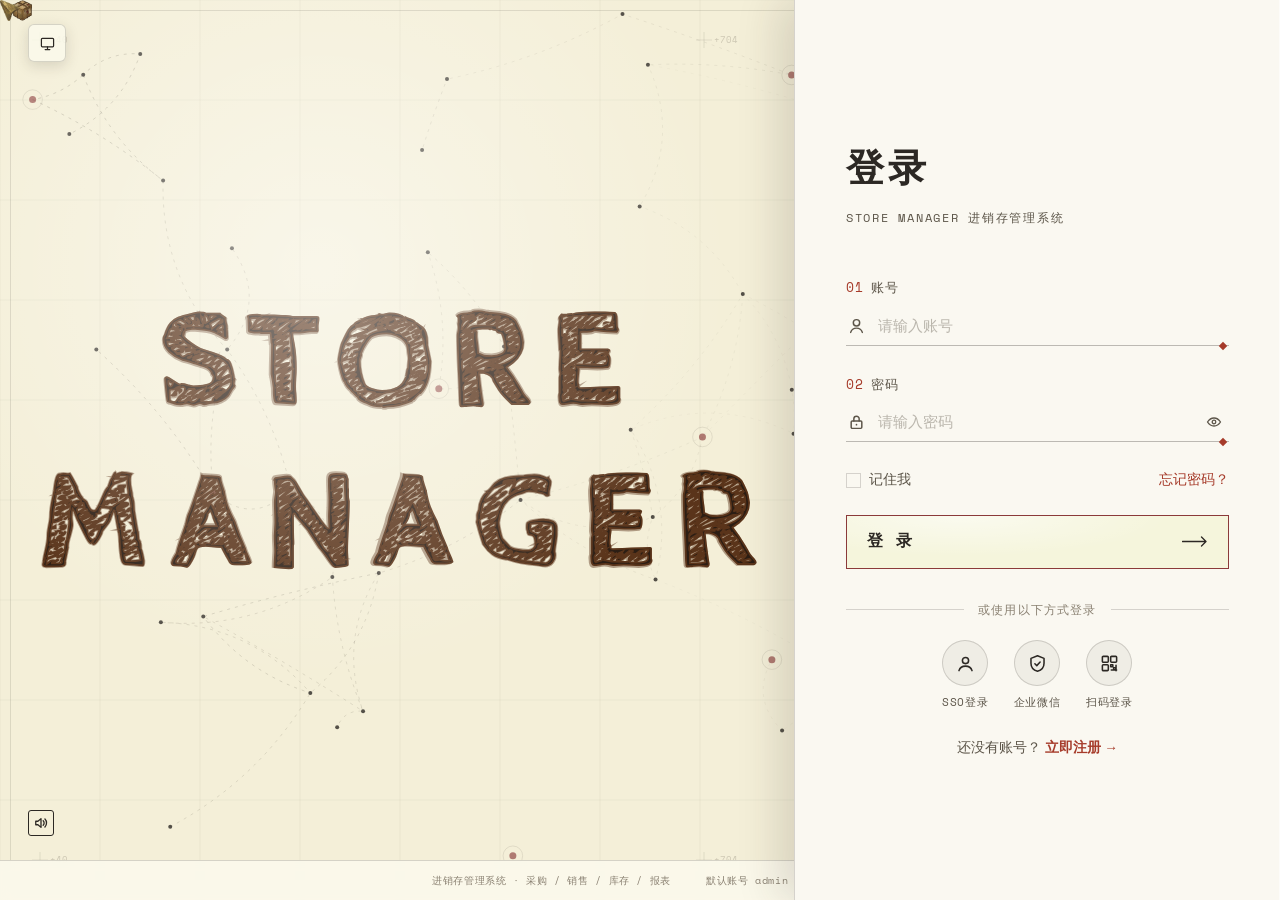
<file: src/main/resources/static/login.html>
<!DOCTYPE html>
<html lang="zh-CN">
<head>
    <meta charset="UTF-8">
    <meta name="viewport" content="width=device-width, initial-scale=1.0">
    <title>登录 · 进销存管理系统</title>
    <!-- 字体已本地化(static/fonts/), 不依赖 Google Fonts 网络 -->
    <!-- 共享主题 token(与主系统 index.html 共用) -->
    <link rel="stylesheet" href="theme.css">
    <script>
        // 主题优先应用(防闪烁): localStorage > 跟随系统
        (function () {
            var pref = localStorage.getItem('storemanager_theme') || 'system';
            var resolved = pref === 'system'
                ? (window.matchMedia('(prefers-color-scheme: dark)').matches ? 'dark' : 'light')
                : pref;
            document.documentElement.dataset.theme = resolved;
            document.documentElement.dataset.themePref = pref;
        })();
    </script>

    <style>
        /* ===== 登录页布局变量(集中管理: 改这里, CSS/JS 同时生效) ===== */
        :root {
            --login-square-max: 100dvh;   /* 左侧方形最大边长 = 视口高 */
            --login-square-min: 62vw;     /* 窄屏收缩下限 */
            --login-form-w: 400px;        /* 右侧表单内容最大宽度 */
            --login-form-pad: clamp(28px, 4vw, 64px);  /* 右侧面板内边距 */
        }

        /* ===== 登录页私有 token: 暗黑工业风(覆盖 theme.css 同名变量, 不影响主系统) ===== */
        :root {
            --texture-vignette: rgba(139, 126, 102, 0.08);
            --texture-lines: rgba(0, 0, 0, 0.015);
            --ambient: rgba(255, 255, 255, 0.45);
            --card-inset: rgba(255, 255, 255, 0.6);
            --input-line: rgba(44, 40, 36, 0.3);
            --placeholder: rgba(92, 85, 73, 0.4);
            /* 工业红点缀(亮色: 深红, 暗色: 亮红) */
            --login-accent: #A63B2A;
            --login-accent-bright: #C0392B;
            /* 做旧羊皮纸登录按钮 */
            --login-btn-bg: #F5F5DC;
            --login-btn-text: #2C2824;
            --login-btn-border: #8B3A3A;
            --social-bg: rgba(44, 40, 36, 0.05);
            --frame-border: rgba(44, 40, 36, 0.12);
            --footer-bg: rgba(251, 249, 236, 0.92);
        }

        /* 暗色主题: 深灰黑工业底, 面板略浅一档以区分(不融合) */
        [data-theme="dark"] {
            --bg: #16181D;
            --surface: #1B1E24;
            --texture-vignette: rgba(255, 255, 255, 0.03);
            --texture-lines: rgba(255, 255, 255, 0.018);
            --ambient: rgba(255, 255, 255, 0.06);
            --card-inset: rgba(255, 255, 255, 0.05);
            --input-line: rgba(233, 231, 226, 0.25);
            --placeholder: rgba(154, 151, 143, 0.5);
            --login-accent: #E05A4E;
            --login-accent-bright: #F07167;
            --login-btn-bg: #F5F5DC;
            --login-btn-text: #2C2824;
            --login-btn-border: #8B3A3A;
            --social-bg: rgba(255, 255, 255, 0.06);
            --frame-border: rgba(255, 255, 255, 0.08);
            --footer-bg: rgba(27, 30, 36, 0.92);
        }
        @font-face { font-family: 'Architects Daughter'; font-style: normal; font-weight: 400; font-display: swap; src: url(fonts/architects-daughter-400.woff2) format('woff2'); }
        @font-face { font-family: 'Cabin Sketch'; font-style: normal; font-weight: 700; font-display: swap; src: url(fonts/cabin-sketch-700.woff2) format('woff2'); }
        @font-face { font-family: 'Playfair Display'; font-style: normal; font-weight: 400; font-display: swap; src: url(fonts/playfair-display-400.woff2) format('woff2'); }
        @font-face { font-family: 'Playfair Display'; font-style: normal; font-weight: 600; font-display: swap; src: url(fonts/playfair-display-600.woff2) format('woff2'); }
        @font-face { font-family: 'Playfair Display'; font-style: italic; font-weight: 400; font-display: swap; src: url(fonts/playfair-display-400i.woff2) format('woff2'); }
        @font-face { font-family: 'Space Mono'; font-style: normal; font-weight: 400; font-display: swap; src: url(fonts/space-mono-400.woff2) format('woff2'); }
        @font-face { font-family: 'Space Mono'; font-style: italic; font-weight: 400; font-display: swap; src: url(fonts/space-mono-400i.woff2) format('woff2'); }

        * {
            margin: 0;
            padding: 0;
            box-sizing: border-box;
        }

        body, html {
            width: 100%;
            height: 100vh;
            overflow: hidden;
            background-color: var(--bg);
            /* 纸张纹理与微弱渐变(主题变量驱动) */
            background-image:
                radial-gradient(circle at 50% 50%, transparent 20%, var(--texture-vignette) 100%),
                repeating-linear-gradient(45deg, transparent, transparent 2px, var(--texture-lines) 2px, var(--texture-lines) 4px);
            font-family: 'Segoe UI', 'Microsoft YaHei', 'PingFang SC', sans-serif;
            font-size: 16px;
            color: var(--text);
            -webkit-font-smoothing: antialiased;
            -moz-osx-font-smoothing: grayscale;
            text-rendering: optimizeLegibility;
            transition: background-color 0.3s ease, color 0.3s ease;
        }

        #desktop-container {
            position: relative;
            width: 100vw;
            height: 100vh;
            display: grid;
            grid-template-columns: auto minmax(0, 1fr);
            align-items: stretch;
            /* 左半画布区使用自定义光标(由 JS 挂载); 右半登录面板恢复系统光标 */
            cursor: none;
        }

        /* 动画与交互画布: 左半区系统光标隐形(自定义光标接管) */
        #vintage-canvas {
            position: absolute;
            top: 0;
            left: 0;
            width: 100%;
            height: 100%;
            z-index: 1;
            cursor: none;
        }

        /* Ambient Lighting Gradient Overlay */
        .ambient-lighting {
            position: absolute;
            top: -20%;
            left: -10%;
            width: 70vw;
            height: 70vw;
            background: radial-gradient(circle, var(--ambient) 0%, transparent 65%);
            z-index: 2;
            pointer-events: none;
            transition: background 0.3s ease;
        }

        /* 极细外边框(工业蓝图框, 纯装饰) */
        .page-frame {
            position: fixed;
            inset: 10px;
            border: 1px solid var(--frame-border);
            pointer-events: none;
            z-index: 4;
        }

        /* 左半方形区域: 占位载体, 边长 = 视口高(窄屏收缩), 与 canvas 布局一致 */
        .login-square {
            width: min(var(--login-square-max), var(--login-square-min));
            aspect-ratio: 1;
        }

        /* 右侧登录面板: 弹性占满 视口宽-左方形, 表单内容居中限宽 */
        .archive-card {
            position: relative;
            z-index: 10;
            width: auto;
            min-width: 0;
            background-color: var(--surface);
            padding: 4rem var(--login-form-pad);
            display: flex;
            flex-direction: column;
            justify-content: center;
            box-shadow: -15px 0 40px var(--shadow),
                        -1px 0 0 var(--card-inset) inset;
            border-left: 1px solid var(--border);
            cursor: auto;
            transition: background-color 0.3s ease, box-shadow 0.3s ease, border-color 0.3s ease;
        }
        /* 表单内容: 居中, 最大宽度由 --login-form-w 控制(宽屏不散, 窄屏自适应) */
        .archive-card > * {
            width: 100%;
            max-width: var(--login-form-w);
            margin-left: auto;
            margin-right: auto;
        }

        /* ===== 顶部标题区 ===== */
        .card-header {
            margin-bottom: 3.2rem;
            position: relative;
        }

        .card-header h1 {
            font-size: 2.4rem;
            font-weight: 700;
            letter-spacing: 0.12em;
            margin-bottom: 0.9rem;
        }

        .card-header p {
            font-family: 'Space Mono', monospace;
            font-size: 0.78rem;
            letter-spacing: 0.14em;
            color: var(--dim);
        }

        /* ===== 表单输入区: 序号标签 + 线框图标 + 下划线红菱形 ===== */
        .form-group {
            margin-bottom: 1.8rem;
            position: relative;
        }

        .form-group label {
            display: flex;
            align-items: baseline;
            gap: 0.55em;
            font-family: 'Space Mono', monospace;
            font-size: 0.8rem;
            color: var(--dim);
            margin-bottom: 0.55rem;
            letter-spacing: 0.08em;
        }

        .form-group label .field-no {
            color: var(--login-accent);
            letter-spacing: 0.1em;
        }

        .input-wrap {
            position: relative;
        }

        .input-wrap input {
            width: 100%;
            background: transparent;
            border: none;
            border-bottom: 1px solid var(--input-line);
            padding: 0.62rem 2.4rem 0.62rem 2rem;
            font-size: 1.02rem;
            color: var(--text);
            outline: none;
            transition: border-color 0.3s ease;
        }

        .input-wrap input:focus {
            border-bottom-color: var(--login-accent);
        }

        .input-wrap input::placeholder {
            color: var(--placeholder);
            font-size: 0.92rem;
        }

        /* 左侧线框图标 */
        .input-icon {
            position: absolute;
            left: 0.15rem;
            top: 50%;
            transform: translateY(-50%);
            width: 17px;
            height: 17px;
            color: var(--dim);
            transition: color 0.3s ease;
            pointer-events: none;
        }

        .input-wrap:focus-within .input-icon {
            color: var(--login-accent);
        }

        /* 下划线末端(右侧)的红色小菱形点缀 */
        .line-dot {
            position: absolute;
            right: 0.15rem;
            bottom: 0;
            transform: translateY(50%) rotate(45deg);
            width: 6px;
            height: 6px;
            background: var(--login-accent);
            transition: box-shadow 0.3s ease, transform 0.3s ease;
        }

        .input-wrap:focus-within .line-dot {
            transform: translateY(50%) rotate(45deg) scale(1.3);
            box-shadow: 0 0 8px var(--login-accent);
        }

        /* 密码可见性切换(小眼睛) */
        .eye-toggle {
            position: absolute;
            right: 0.1rem;
            top: 50%;
            transform: translateY(-50%);
            background: none;
            border: none;
            padding: 5px;
            color: var(--dim);
            cursor: pointer;
            display: grid;
            place-items: center;
            transition: color 0.2s ease;
        }

        .eye-toggle:hover { color: var(--text); }
        .eye-toggle .icon-off { display: none; }
        .eye-toggle.shown .icon-on { display: none; }
        .eye-toggle.shown .icon-off { display: block; }

        .login-error {
            font-family: 'Space Mono', monospace;
            font-size: 0.8rem;
            color: var(--err);
            margin-bottom: 1rem;
        }

        /* ===== 记住我 + 忘记密码 ===== */
        .options-row {
            display: flex;
            justify-content: space-between;
            align-items: center;
            margin: 0.2rem 0 1.6rem;
            font-size: 0.85rem;
        }

        .remember {
            display: flex;
            align-items: center;
            gap: 0.5rem;
            color: var(--dim);
            cursor: pointer;
            user-select: none;
        }

        .remember input {
            position: absolute;
            opacity: 0;
            pointer-events: none;
        }

        .checkbox-box {
            width: 15px;
            height: 15px;
            border: 1px solid var(--border);
            display: grid;
            place-items: center;
            transition: all 0.2s ease;
            flex-shrink: 0;
        }

        .remember input:checked + .checkbox-box {
            background: var(--login-accent);
            border-color: var(--login-accent);
        }

        .checkbox-box::after {
            content: '';
            width: 7px;
            height: 4px;
            border-left: 1.5px solid #fff;
            border-bottom: 1.5px solid #fff;
            transform: rotate(-45deg) translateY(-1px);
            opacity: 0;
            transition: opacity 0.15s ease;
        }

        .remember input:checked + .checkbox-box::after { opacity: 1; }

        .remember:hover .checkbox-box { border-color: var(--login-accent); }

        .link-forgot {
            color: var(--login-accent);
            text-decoration: none;
            font-size: 0.85rem;
            transition: color 0.2s ease;
        }

        .link-forgot:hover { color: var(--login-accent-bright); text-decoration: underline; }

        /* ===== 登录按钮: 做旧羊皮纸 + 暗红细描边 + 箭头 ===== */
        .submit-btn {
            width: 100%;
            margin-top: 0.4rem;
            padding: 0.98rem 1.25rem;
            display: flex;
            align-items: center;
            justify-content: space-between;
            background-color: var(--login-btn-bg);
            /* 微弱做旧纹理(亮点渐变) */
            background-image: radial-gradient(ellipse at 30% 0%, rgba(255, 255, 255, 0.55), transparent 55%);
            color: var(--login-btn-text);
            border: 1px solid var(--login-btn-border);
            font-family: 'Segoe UI', 'Microsoft YaHei', sans-serif;
            font-size: 1rem;
            font-weight: 600;
            letter-spacing: 0.28em;
            cursor: pointer;
            transition: all 0.2s ease;
        }

        .submit-btn .btn-arrow {
            width: 26px;
            height: 11px;
            color: var(--login-btn-text);
            transition: transform 0.2s ease, color 0.2s ease;
        }

        .submit-btn:hover {
            border-color: var(--login-accent);
            box-shadow: 0 0 0 3px var(--accent-soft);
            transform: translateY(-1px);
        }

        .submit-btn:hover .btn-arrow {
            transform: translateX(3px);
            color: var(--login-accent);
        }

        .submit-btn:disabled {
            opacity: 0.6;
            cursor: wait;
        }

        /* ===== 分隔线与社交登录 ===== */
        .divider {
            display: flex;
            align-items: center;
            gap: 0.9rem;
            /* 注意: margin 简写会覆盖 .archive-card > * 的左右 auto 居中, 必须保留 auto */
            margin: 2rem auto 1.4rem;
            font-family: 'Space Mono', monospace;
            font-size: 0.72rem;
            letter-spacing: 0.1em;
            color: var(--faint);
            white-space: nowrap;
        }

        .divider::before,
        .divider::after {
            content: '';
            flex: 1;
            height: 1px;
            background: var(--border);
        }

        .social-row {
            display: flex;
            justify-content: center;
            gap: 1.6rem;
        }

        .social-btn {
            display: flex;
            flex-direction: column;
            align-items: center;
            gap: 0.5rem;
            background: none;
            border: none;
            cursor: pointer;
            color: var(--dim);
            font-family: 'Space Mono', monospace;
            font-size: 0.68rem;
            letter-spacing: 0.06em;
            padding: 0;
        }

        .social-circle {
            width: 46px;
            height: 46px;
            border-radius: 50%;
            background: var(--social-bg);
            border: 1px solid var(--border);
            display: grid;
            place-items: center;
            color: var(--text);
            transition: all 0.2s ease;
        }

        .social-btn:hover .social-circle {
            border-color: var(--login-accent);
            color: var(--login-accent);
            box-shadow: 0 0 0 3px var(--accent-soft);
        }

        .social-btn:hover { color: var(--text); }

        /* ===== 底部注册入口 ===== */
        .signup-row {
            margin-top: 1.8rem;
            text-align: center;
            font-size: 0.85rem;
            color: var(--dim);
        }

        .link-register {
            color: var(--login-accent);
            text-decoration: none;
            font-weight: 600;
            transition: color 0.2s ease;
        }

        .link-register:hover { color: var(--login-accent-bright); }

        /* ===== 页面底部版权区(细横线分割, 小字低透明度) ===== */
        .page-footer {
            position: fixed;
            left: 0;
            right: 0;
            bottom: 0;
            z-index: 5;
            display: flex;
            justify-content: center;
            align-items: center;
            gap: 2.2rem;
            padding: 0.75rem 1rem;
            border-top: 1px solid var(--border);
            background: var(--footer-bg);
            backdrop-filter: blur(6px);
            font-family: 'Space Mono', monospace;
            font-size: 0.64rem;
            letter-spacing: 0.06em;
            color: var(--faint);
            text-align: center;
            line-height: 1.5;
        }

        /* 左下角音效开关(原引导文案已移除) */
        .sound-toggle {
            position: absolute;
            bottom: 64px;
            left: 28px;
            display: flex;
            align-items: center;
            z-index: 10;
        }

        /* 主题切换(左上角单按钮, 点击轮询: 亮色 -> 暗色 -> 跟随系统) */
        .theme-toggle {
            position: absolute;
            top: 24px;
            left: 28px;
            z-index: 20;
            width: 38px;
            height: 38px;
            padding: 0;
            display: grid;
            place-items: center;
            background: rgba(251, 249, 236, 0.85);
            border: 1px solid var(--border);
            border-radius: 6px;
            color: var(--text);
            cursor: pointer;
            box-shadow: 0 4px 14px var(--shadow);
            transition: background 0.3s ease, border-color 0.3s ease;
        }

        [data-theme="dark"] .theme-toggle {
            background: rgba(33, 33, 38, 0.85);
        }

        .theme-toggle svg { display: none; }
        .theme-toggle[data-pref="light"] .icon-sun { display: block; }
        .theme-toggle[data-pref="dark"] .icon-moon { display: block; }
        .theme-toggle[data-pref="system"] .icon-monitor { display: block; }

        .theme-toggle:hover {
            border-color: var(--accent);
        }

        .btn-sound {
            pointer-events: auto;
            background: transparent;
            border: 1px dashed var(--dim);
            color: var(--text);
            width: 26px;
            height: 26px;
            padding: 0;
            border-radius: 3px;
            cursor: pointer;
            display: grid;
            place-items: center;
            transition: all 0.2s;
        }

        .btn-sound svg { display: block; }

        /* 音效开(active)显示声波喇叭, 关显示带叉喇叭 */
        .btn-sound .icon-on { display: none; }
        .btn-sound.active .icon-off { display: none; }
        .btn-sound.active .icon-on { display: block; }

        .btn-sound:hover {
            border-color: var(--text);
        }

        .btn-sound.active {
            border-style: solid;
            border-color: var(--text);
        }

        /* 开发中提示(社交登录占位) */
        #toast {
            position: fixed;
            top: 26px;
            left: 50%;
            transform: translateX(-50%);
            z-index: 9999;
            background: var(--surface);
            border: 1px solid var(--login-accent);
            color: var(--text);
            padding: 0.6rem 1.5rem;
            font-family: 'Space Mono', monospace;
            font-size: 0.8rem;
            letter-spacing: 0.12em;
            opacity: 0;
            pointer-events: none;
            box-shadow: 0 8px 24px var(--shadow);
            transition: opacity 0.25s ease;
        }

        #toast.show { opacity: 1; }

        /* 自定义光标(占位: cursor/cursor.png, 加载后自动等比压缩) */
        #customCursor {
            position: fixed;
            top: 0;
            left: 0;
            z-index: 999;
            pointer-events: none;
            display: none;
            background: no-repeat center / contain;
        }

        #customCursor.ready { display: block; }
        #customCursor.hidden { display: none; }

        @media (max-width: 900px) {
            .archive-card {
                width: 100%;
                box-shadow: none;
                background-color: var(--surface);
            }
            .page-footer { gap: 1rem; flex-direction: column; padding: 0.5rem 1rem; }
            .sound-toggle { display: none; }
        }

        /* 矮窗口: 面板内容多, 改为顶部对齐可滚动, 避免挤压裁切 */
        @media (max-height: 760px) {
            .archive-card {
                justify-content: flex-start;
                padding-top: 2.5rem;
                overflow-y: auto;
            }
            .card-header { margin-bottom: 2rem; }
        }
    </style>
</head>
<body>

<div id="desktop-container">
    <div class="ambient-lighting"></div>
    <div class="page-frame" aria-hidden="true"></div>

    <!-- 主题切换: 单按钮点击轮询 亮色 -> 暗色 -> 跟随系统 -->
    <button class="theme-toggle" id="themeToggle" title="主题: 跟随系统" aria-label="切换主题">
        <svg class="icon-sun" viewBox="0 0 16 16" width="15" height="15" fill="none" stroke="currentColor" stroke-width="1.3" stroke-linecap="round">
            <circle cx="8" cy="8" r="3.2"/>
            <path d="M8 1.5v1.6M8 12.9v1.6M1.5 8h1.6M12.9 8h1.6M3.4 3.4l1.1 1.1M11.5 11.5l1.1 1.1M12.6 3.4l-1.1 1.1M4.5 11.5l-1.1 1.1"/>
        </svg>
        <svg class="icon-moon" viewBox="0 0 16 16" width="15" height="15" fill="none" stroke="currentColor" stroke-width="1.3" stroke-linecap="round" stroke-linejoin="round">
            <path d="M13.2 9.6A5.8 5.8 0 0 1 6.4 2.8 5.8 5.8 0 1 0 13.2 9.6z"/>
        </svg>
        <svg class="icon-monitor" viewBox="0 0 16 16" width="15" height="15" fill="none" stroke="currentColor" stroke-width="1.3" stroke-linecap="round" stroke-linejoin="round">
            <rect x="1.5" y="2.5" width="13" height="9" rx="1"/>
            <path d="M5.5 14.5h5M8 11.5v3"/>
        </svg>
    </button>

    <div class="sound-toggle">
        <button class="btn-sound active" id="soundBtn" type="button" title="音效: 开" aria-label="音效开关">
            <svg class="icon-on" viewBox="0 0 16 16" width="14" height="14" fill="none" stroke="currentColor" stroke-width="1.5" stroke-linecap="round" stroke-linejoin="round">
                <path d="M2 6v4h2.5L8 13V3L4.5 6H2z"/>
                <path d="M10.5 5.5a3.5 3.5 0 0 1 0 5"/>
                <path d="M12.5 3.5a6.5 6.5 0 0 1 0 9"/>
            </svg>
            <svg class="icon-off" viewBox="0 0 16 16" width="14" height="14" fill="none" stroke="currentColor" stroke-width="1.5" stroke-linecap="round" stroke-linejoin="round">
                <path d="M2 6v4h2.5L8 13V3L4.5 6H2z"/>
                <path d="M10.5 5.5l3 5M13.5 5.5l-3 5"/>
            </svg>
        </button>
    </div>

    <!-- 兼具背景测绘图与手绘弹力字体的画布(全屏铺底) -->
    <canvas id="vintage-canvas"></canvas>

    <!-- 左半方形区域占位(grid 左列载体, 透明; 边长由 --login-square-* 控制) -->
    <div class="login-square" aria-hidden="true"></div>

    <!-- 右侧登录面板 (暗黑工业风) -->
    <div class="archive-card">
        <div class="card-header">
            <h1>登录</h1>
            <p>STORE MANAGER 进销存管理系统</p>
        </div>

        <form id="loginForm">
            <div class="form-group">
                <label><span class="field-no">01</span>账号</label>
                <div class="input-wrap">
                    <!-- 线框小人图标 -->
                    <svg class="input-icon" viewBox="0 0 16 16" fill="none" stroke="currentColor" stroke-width="1.4" stroke-linecap="round" stroke-linejoin="round">
                        <circle cx="8" cy="5" r="3"/>
                        <path d="M2.5 14c.8-2.6 3-4 5.5-4s4.7 1.4 5.5 4"/>
                    </svg>
                    <input type="text" id="username" placeholder="请输入账号" autocomplete="username" required>
                    <span class="line-dot" aria-hidden="true"></span>
                </div>
            </div>

            <div class="form-group">
                <label><span class="field-no">02</span>密码</label>
                <div class="input-wrap">
                    <!-- 线框锁头图标 -->
                    <svg class="input-icon" viewBox="0 0 16 16" fill="none" stroke="currentColor" stroke-width="1.4" stroke-linecap="round" stroke-linejoin="round">
                        <rect x="3" y="7" width="10" height="7" rx="1"/>
                        <path d="M5.5 7V5a2.5 2.5 0 0 1 5 0v2"/>
                        <circle cx="8" cy="10.5" r="0.8" fill="currentColor" stroke="none"/>
                    </svg>
                    <input type="password" id="password" placeholder="请输入密码" autocomplete="current-password" required>
                    <span class="line-dot" aria-hidden="true"></span>
                    <!-- 小眼睛: 切换显示/隐藏密码 -->
                    <button type="button" class="eye-toggle" id="eyeToggle" title="显示密码" aria-label="显示/隐藏密码">
                        <svg class="icon-on" viewBox="0 0 16 16" width="16" height="16" fill="none" stroke="currentColor" stroke-width="1.3" stroke-linecap="round" stroke-linejoin="round">
                            <path d="M1.5 8s2.6-4 6.5-4 6.5 4 6.5 4-2.6 4-6.5 4-6.5-4-6.5-4z"/>
                            <circle cx="8" cy="8" r="1.8"/>
                        </svg>
                        <svg class="icon-off" viewBox="0 0 16 16" width="16" height="16" fill="none" stroke="currentColor" stroke-width="1.3" stroke-linecap="round" stroke-linejoin="round">
                            <path d="M1.5 8s2.6-4 6.5-4 6.5 4 6.5 4-2.6 4-6.5 4-6.5-4-6.5-4z"/>
                            <circle cx="8" cy="8" r="1.8"/>
                            <path d="M2.5 2.5l11 11"/>
                        </svg>
                    </button>
                </div>
            </div>

            <div class="login-error" id="loginError" hidden></div>

            <div class="options-row">
                <label class="remember">
                    <input type="checkbox" id="remember">
                    <span class="checkbox-box"></span>
                    <span>记住我</span>
                </label>
                <a href="#" class="link-forgot" id="forgotLink">忘记密码？</a>
            </div>

            <button type="submit" class="submit-btn" id="submitBtn">
                <span>登 录</span>
                <!-- 细长右箭头 -->
                <svg class="btn-arrow" viewBox="0 0 26 11" fill="none" stroke="currentColor" stroke-width="1.3" stroke-linecap="round" stroke-linejoin="round">
                    <path d="M0.5 5.5h23M19.5 1l4.5 4.5-4.5 4.5"/>
                </svg>
            </button>
        </form>

        <div class="divider"><span>或使用以下方式登录</span></div>

        <div class="social-row">
            <!-- 三个社交入口均为占位: 点击弹出"开发中" -->
            <button type="button" class="social-btn" data-name="SSO登录">
                <span class="social-circle">
                    <svg viewBox="0 0 16 16" width="19" height="19" fill="none" stroke="currentColor" stroke-width="1.3" stroke-linecap="round" stroke-linejoin="round">
                        <circle cx="8" cy="5.5" r="2.6"/>
                        <path d="M2.5 14c.8-2.5 3-3.8 5.5-3.8s4.7 1.3 5.5 3.8"/>
                    </svg>
                </span>
                <span class="social-label">SSO登录</span>
            </button>
            <button type="button" class="social-btn" data-name="企业微信">
                <span class="social-circle">
                    <svg viewBox="0 0 16 16" width="19" height="19" fill="none" stroke="currentColor" stroke-width="1.3" stroke-linecap="round" stroke-linejoin="round">
                        <path d="M8 1.5l5.5 2.2v4c0 3.6-2.4 5.9-5.5 6.8-3.1-.9-5.5-3.2-5.5-6.8v-4L8 1.5z"/>
                        <path d="M5.8 8.2l1.6 1.6 2.8-3"/>
                    </svg>
                </span>
                <span class="social-label">企业微信</span>
            </button>
            <button type="button" class="social-btn" data-name="扫码登录">
                <span class="social-circle">
                    <svg viewBox="0 0 16 16" width="19" height="19" fill="none" stroke="currentColor" stroke-width="1.3" stroke-linecap="round" stroke-linejoin="round">
                        <rect x="2" y="2" width="5" height="5" rx="0.8"/>
                        <rect x="9" y="2" width="5" height="5" rx="0.8"/>
                        <rect x="2" y="9" width="5" height="5" rx="0.8"/>
                        <path d="M9 9h1.8v1.8H9zM11.5 11.5h1.8v1.8h-1.8zM13.5 9.5V14M9.5 13.5H14"/>
                    </svg>
                </span>
                <span class="social-label">扫码登录</span>
            </button>
        </div>

        <div class="signup-row">
            <span>还没有账号？</span>
            <a href="#" class="link-register" id="registerLink">立即注册 →</a>
        </div>
    </div>
</div>

<!-- 页面底部版权区(细横线分割) -->
<footer class="page-footer">
    <span>进销存管理系统 · 采购 / 销售 / 库存 / 报表</span>
    <span>默认账号 admin / 123456</span>
</footer>

<!-- 开发中提示 -->
<div id="toast" role="status" aria-live="polite"></div>

<!-- 自定义光标(图片放 static/cursor/cursor.png, 加载后自动等比压缩到 32px) -->
<div id="customCursor"></div>

<script>
    const canvas = document.getElementById('vintage-canvas');
    const ctx = canvas.getContext('2d');

    // 布局: 左方形边长从 CSS 变量读取(dvh/vw/px 均可解析), 改 --login-square-* 即全局生效
    function loginSquare() {
        const cs = getComputedStyle(document.documentElement);
        const px = v => {
            const t = String(v).trim();
            if (t.endsWith('dvh')) return window.innerHeight * (parseFloat(t) / 100);
            if (t.endsWith('vw')) return window.innerWidth * (parseFloat(t) / 100);
            return parseFloat(t) || 0;
        };
        const max = px(cs.getPropertyValue('--login-square-max')) || window.innerHeight;
        const min = px(cs.getPropertyValue('--login-square-min')) || window.innerWidth * 0.62;
        return Math.max(0, Math.min(max, min));
    }

    // 字号固定为最大, 弹性固定为最小(原概念稿的控制栏已移除)
    const FONT_SIZE = 140;
    const ELASTICITY = 1;

    let dpr = window.devicePixelRatio || 1;
    let width, height;
    let mouse = { x: -9999, y: -9999, px: -9999, py: -9999, speed: 0 };
    let letters = [];
    let nodes = [];
    let edges = [];
    let time = 0;
    let frame = 0;
    // 音效默认开启
    let soundEnabled = true;

    // Web Audio API 模拟铅笔滑动音效
    let audioCtx = null;
    function playScratchSound() {
        if (!soundEnabled) return;
        if (!audioCtx) {
            audioCtx = new (window.AudioContext || window.webkitAudioContext)();
        }
        if (audioCtx.state === 'suspended') {
            audioCtx.resume();
        }

        const bufferSize = audioCtx.sampleRate * 0.025;
        const buffer = audioCtx.createBuffer(1, bufferSize, audioCtx.sampleRate);
        const data = buffer.getChannelData(0);
        for (let i = 0; i < bufferSize; i++) {
            data[i] = Math.random() * 2 - 1;
        }

        const noise = audioCtx.createBufferSource();
        noise.buffer = buffer;

        const filter = audioCtx.createBiquadFilter();
        filter.type = 'bandpass';
        filter.frequency.value = 1100 + Math.random() * 600;
        filter.Q.value = 2.5;

        const gain = audioCtx.createGain();
        gain.gain.setValueAtTime(0.06, audioCtx.currentTime);
        gain.gain.exponentialRampToValueAtTime(0.001, audioCtx.currentTime + 0.025);

        noise.connect(filter);
        filter.connect(gain);
        gain.connect(audioCtx.destination);

        noise.start();
    }

    const soundBtn = document.getElementById('soundBtn');
    soundBtn.addEventListener('click', () => {
        soundEnabled = !soundEnabled;
        soundBtn.classList.toggle('active', soundEnabled);
        soundBtn.title = soundEnabled ? '音效: 开' : '音效: 关';
    });

    // 两套画布配色: 亮(羊皮纸档案) / 暗(深灰黑工业底 + 白色手写体)
    const THEMES = {
        light: {
            clear: '#f4efd8',
            grid: 'rgba(139, 126, 102, 0.08)',
            ink: 'rgba(44, 40, 36, 0.8)',
            inkLight: 'rgba(92, 85, 73, 0.25)',
            highlight: 'rgba(139, 58, 58, 0.65)',
            edgeRgb: '92, 85, 73',
            letterDraft: 'rgba(90, 52, 26, 0.45)',
            letterFill: '#2c1e14',
            letterStroke: '#5a341a',
            haloRgb: '184, 115, 36'
        },
        dark: {
            clear: '#16181D',
            grid: 'rgba(255, 255, 255, 0.05)',
            ink: 'rgba(233, 231, 226, 0.8)',
            inkLight: 'rgba(154, 151, 143, 0.3)',
            highlight: 'rgba(224, 90, 78, 0.65)',
            edgeRgb: '154, 151, 143',
            letterDraft: 'rgba(233, 231, 226, 0.38)',
            letterFill: '#f0ede6',
            letterStroke: '#b9b5ac',
            haloRgb: '224, 90, 78'
        }
    };
    let colors = THEMES[document.documentElement.dataset.theme === 'dark' ? 'dark' : 'light'];

    // 单个字符类 (Machinarium 手绘草稿风格 + 弹簧阻尼)
    class Letter {
        constructor(char, x, y, fontSize) {
            this.char = char;
            this.baseX = x;
            this.baseY = y;
            this.x = x;
            this.y = y;

            this.vx = 0;
            this.vy = 0;

            this.scaleX = 1;
            this.scaleY = 1;
            this.vScaleX = 0;
            this.vScaleY = 0;

            this.rotation = 0;
            this.vRotation = 0;

            this.fontSize = fontSize;
            this.hoverAmount = 0;
            this.seed = Math.random() * 1000;
        }

        update(elasticityFactor) {
            const dx = mouse.x - this.x;
            const dy = mouse.y - this.y;
            const dist = Math.sqrt(dx * dx + dy * dy);
            // 判定半径: 略大于系统光标(40px), 贴近字母即可触发, 推开感明显
            const maxDist = 40;

            if (dist < maxDist) {
                const force = (1 - dist / maxDist);
                const angle = Math.atan2(dy, dx);

                // 推开力
                const push = force * 15 * elasticityFactor;
                this.vx -= Math.cos(angle) * push;
                this.vy -= Math.sin(angle) * push;

                // 挤压变形
                this.vScaleX += force * 0.07 * (Math.random() > 0.5 ? 1 : -1);
                this.vScaleY += force * 0.07 * (Math.random() > 0.5 ? 1 : -1);

                // 扭转力
                this.vRotation += (Math.random() - 0.5) * force * 0.11;

                this.hoverAmount = Math.min(1, this.hoverAmount + 0.15);

                if (mouse.speed > 2 && Math.random() < 0.3) {
                    playScratchSound();
                }
            } else {
                this.hoverAmount = Math.max(0, this.hoverAmount - 0.05);
            }

            // 弹簧阻尼模型
            const stiffness = 0.08;
            const damping = 0.75;

            // 位置复位
            const fx = (this.baseX - this.x) * stiffness;
            const fy = (this.baseY - this.y) * stiffness;
            this.vx = (this.vx + fx) * damping;
            this.vy = (this.vy + fy) * damping;
            this.x += this.vx;
            this.y += this.vy;

            // 缩放复位
            const fsx = (1 - this.scaleX) * stiffness;
            const fsy = (1 - this.scaleY) * stiffness;
            this.vScaleX = (this.vScaleX + fsx) * damping;
            this.vScaleY = (this.vScaleY + fsy) * damping;
            this.scaleX += this.vScaleX;
            this.scaleY += this.vScaleY;

            // 旋转复位
            const fr = (0 - this.rotation) * stiffness;
            this.vRotation = (this.vRotation + fr) * damping;
            this.rotation += this.vRotation;
        }

        draw() {
            ctx.save();
            ctx.translate(this.x, this.y);
            ctx.rotate(this.rotation);
            ctx.scale(this.scaleX, this.scaleY);

            ctx.font = `700 ${this.fontSize}px 'Cabin Sketch', 'Architects Daughter', cursive`;
            ctx.textAlign = 'center';
            ctx.textBaseline = 'middle';

            // 静止时文字保持稳定: 抖动偏移固定, 仅在悬停时随 hoverAmount 增强
            const seed = this.seed;
            const jitter = this.hoverAmount;
            const noise = (s) => (Math.sin(s * 9999) * 10000) % 1;

            // 1. 悬停时的琥珀金草稿光晕 (Hover draft halo)
            if (jitter > 0.1) {
                ctx.strokeStyle = `rgba(${colors.haloRgb}, ${0.4 * jitter})`;
                ctx.lineWidth = 2;
                for (let i = 0; i < 2; i++) {
                    const ox = (noise(seed + i * 10) - 0.5) * 8 * jitter;
                    const oy = (noise(seed + i * 20) - 0.5) * 8 * jitter;
                    ctx.strokeText(this.char, ox, oy);
                }
            }

            // 2. 底层浓墨抖动描边 (Draft Stroke)
            ctx.strokeStyle = colors.letterDraft;
            ctx.lineWidth = 3.5;
            const ox1 = (noise(seed + 1) - 0.5) * 2.5 * (0.35 + jitter * 0.65);
            const oy1 = (noise(seed + 2) - 0.5) * 2.5 * (0.35 + jitter * 0.65);
            ctx.strokeText(this.char, ox1, oy1);

            // 3. 顶层主字体: 深色主题下为白色手写体
            ctx.fillStyle = colors.letterFill;
            ctx.strokeStyle = colors.letterStroke;
            ctx.lineWidth = 1.8;

            const ox2 = (noise(seed + 3) - 0.5) * 1.5 * (0.35 + jitter * 0.65);
            const oy2 = (noise(seed + 4) - 0.5) * 1.5 * (0.35 + jitter * 0.65);

            ctx.fillText(this.char, ox2, oy2);
            ctx.strokeText(this.char, ox2, oy2);

            ctx.restore();
        }
    }

    // 背景古典测绘节点与连线
    class Node {
        constructor(x, y, isPrimary) {
            this.baseX = x;
            this.baseY = y;
            this.phase = Math.random() * Math.PI * 2;
            this.radius = isPrimary ? 3.5 : 2;
            this.isPrimary = isPrimary;
        }

        update(t) {
            this.x = this.baseX + Math.sin(this.phase + t * 0.5) * 12;
            this.y = this.baseY + Math.cos(this.phase + t * 0.4) * 12;
        }

        draw(ctx) {
            ctx.beginPath();
            ctx.arc(this.x, this.y, this.radius, 0, Math.PI * 2);
            ctx.fillStyle = this.isPrimary ? colors.highlight : colors.ink;
            ctx.fill();

            if (this.isPrimary) {
                ctx.beginPath();
                ctx.arc(this.x, this.y, this.radius * 2.8, 0, Math.PI * 2);
                ctx.strokeStyle = colors.inkLight;
                ctx.lineWidth = 0.5;
                ctx.stroke();
            }
        }
    }

    class Edge {
        constructor(nodeA, nodeB) {
            this.a = nodeA;
            this.b = nodeB;
            this.cpOffset = (Math.random() - 0.5) * 80;
            this.drawProgress = Math.random();
        }

        draw(ctx) {
            const dx = this.b.x - this.a.x;
            const dy = this.b.y - this.a.y;
            const dist = Math.sqrt(dx * dx + dy * dy);

            if (dist > 350) return;

            const midX = (this.a.x + this.b.x) / 2;
            const midY = (this.a.y + this.b.y) / 2;
            const angle = Math.atan2(dy, dx);
            const cpX = midX + Math.cos(angle + Math.PI / 2) * this.cpOffset;
            const cpY = midY + Math.sin(angle + Math.PI / 2) * this.cpOffset;

            this.drawProgress -= 0.0015;

            ctx.beginPath();
            ctx.moveTo(this.a.x, this.a.y);
            ctx.quadraticCurveTo(cpX, cpY, this.b.x, this.b.y);

            ctx.setLineDash([3, 5]);
            ctx.lineDashOffset = this.drawProgress * 80;

            const alpha = Math.max(0, 1 - (this.a.x / (window.innerWidth || 1000)) * 1.3);
            ctx.strokeStyle = `rgba(${colors.edgeRgb}, ${0.35 * alpha})`;
            ctx.lineWidth = 0.7;

            ctx.stroke();
            ctx.setLineDash([]);
        }
    }

    // 初始化测绘图与节点
    function initGraph() {
        nodes = [];
        edges = [];

        const nodeCount = Math.floor((width * height) / 28000);
        for (let i = 0; i < nodeCount; i++) {
            const x = Math.random() * (width * 0.65); // 避开右侧档案卡
            const y = Math.random() * height;
            const isPrimary = Math.random() > 0.85;
            nodes.push(new Node(x, y, isPrimary));
        }

        for (let i = 0; i < nodes.length; i++) {
            for (let j = i + 1; j < nodes.length; j++) {
                const dx = nodes[i].baseX - nodes[j].baseX;
                const dy = nodes[i].baseY - nodes[j].baseY;
                if (dx * dx + dy * dy < 35000) {
                    if (Math.random() > 0.45) {
                        edges.push(new Edge(nodes[i], nodes[j]));
                    }
                }
            }
        }
    }

    // 布局两行手绘交互文字
    function layoutLetters() {
        letters = [];
        const line1 = "STORE";
        const line2 = "MANAGER";
        const fontSize = FONT_SIZE;

        ctx.font = `700 ${fontSize}px 'Cabin Sketch', 'Architects Daughter', cursive`;

        const isMobile = window.innerWidth <= 900;
        // 左方形区实际边长(与 CSS --login-square-* 一致, 不依赖硬编码)
        const leftAreaWidth = isMobile ? window.innerWidth : loginSquare();
        const centerX = leftAreaWidth / 2;
        const centerY = window.innerHeight / 2;
        const lineHeight = fontSize * 1.15;

        const lines = [line1, line2];
        const totalHeight = lineHeight * (lines.length - 1);
        const startY = centerY - totalHeight / 2;

        lines.forEach((text, lineIdx) => {
            let totalWidth = 0;
            const letterWidths = [];

            for (let i = 0; i < text.length; i++) {
                const w = ctx.measureText(text[i]).width;
                letterWidths.push(w);
                totalWidth += w;
            }

            let currentX = centerX - totalWidth / 2;
            const currentY = startY + lineIdx * lineHeight;

            for (let i = 0; i < text.length; i++) {
                const char = text[i];
                const w = letterWidths[i];
                const x = currentX + w / 2;

                letters.push(new Letter(char, x, currentY, fontSize));
                currentX += w;
            }
        });
    }

    // 绘制古典比例尺网格
    function drawGrid(ctx) {
        ctx.strokeStyle = colors.grid;
        ctx.lineWidth = 1;
        const gridSize = 100;

        ctx.beginPath();
        for (let x = 0; x < width; x += gridSize) {
            ctx.moveTo(x, 0);
            ctx.lineTo(x, height);
        }
        for (let y = 0; y < height; y += gridSize) {
            ctx.moveTo(0, y);
            ctx.lineTo(width, y);
        }
        ctx.stroke();

        ctx.strokeStyle = colors.inkLight;
        ctx.lineWidth = 0.5;
        const marks = [
            { x: 40, y: 40 },
            { x: 40, y: height - 40 },
            { x: width * 0.55, y: 40 },
            { x: width * 0.55, y: height - 40 }
        ];

        marks.forEach(m => {
            ctx.beginPath();
            ctx.moveTo(m.x - 8, m.y); ctx.lineTo(m.x + 8, m.y);
            ctx.moveTo(m.x, m.y - 8); ctx.lineTo(m.x, m.y + 8);
            ctx.stroke();

            ctx.fillStyle = colors.inkLight;
            ctx.font = '9px "Space Mono", monospace';
            ctx.fillText(`+${m.x.toFixed(0)}`, m.x + 10, m.y + 3);
        });
    }

    function resize() {
        dpr = window.devicePixelRatio || 1;
        width = canvas.width = window.innerWidth;
        height = canvas.height = window.innerHeight;
        initGraph();
        layoutLetters();
    }

    // 渲染循环
    function animate() {
        requestAnimationFrame(animate);
        time += 0.01;
        frame++;

        // 鼠标移动速度计算
        const mdx = mouse.x - mouse.px;
        const mdy = mouse.y - mouse.py;
        mouse.speed = Math.sqrt(mdx * mdx + mdy * mdy);
        mouse.px = mouse.x;
        mouse.py = mouse.y;

        // 不透明清屏: 消除半透明拖尾残影, 视觉干净且减少混合开销
        ctx.fillStyle = colors.clear;
        ctx.fillRect(0, 0, width, height);

        // 1. 绘制网格与底纹测绘节点
        drawGrid(ctx);
        edges.forEach(edge => edge.draw(ctx));
        nodes.forEach(node => {
            node.update(time);
            if (node.x < width * 0.7) {
                node.draw(ctx);
            }
        });

        // 2. 绘制手绘物理弹力文字
        for (let letter of letters) {
            letter.update(ELASTICITY);
            letter.draw();
        }
    }

    // ========== 自定义光标(占位 cursor/cursor.png, 加载后自动等比压缩到 32px) ==========
    // 你设计好 PNG 后直接替换 src/main/resources/static/cursor/cursor.png 即可, 无需改代码
    const CURSOR_PATH = 'cursor/cursor.png';
    const CURSOR_SIZE = 32;
    const cursorEl = document.getElementById('customCursor');
    let cursorReady = false;
    // 热点(有效点击点): 图片左上角第一个非透明像素
    let cursorHotX = 0;
    let cursorHotY = 0;

    (function loadCustomCursor() {
        const img = new Image();
        img.onload = () => {
            // 自动压缩: 长边压到 32px, 保持宽高比(任意分辨率原图都能用)
            const scale = CURSOR_SIZE / Math.max(img.width, img.height);
            const w = Math.max(1, Math.round(img.width * scale));
            const h = Math.max(1, Math.round(img.height * scale));
            const c = document.createElement('canvas');
            c.width = w;
            c.height = h;
            const cctx = c.getContext('2d', { willReadFrequently: true });
            cctx.drawImage(img, 0, 0, w, h);
            cursorEl.style.width = w + 'px';
            cursorEl.style.height = h + 'px';
            cursorEl.style.backgroundImage = `url(${c.toDataURL('image/png')})`;
            // 扫描左上角第一个非透明像素作为热点(alpha > 8 忽略抗锯齿边缘)
            try {
                const px = cctx.getImageData(0, 0, w, h).data;
                outer:
                for (let y = 0; y < h; y++) {
                    for (let x = 0; x < w; x++) {
                        if (px[(y * w + x) * 4 + 3] > 8) {
                            cursorHotX = x;
                            cursorHotY = y;
                            break outer;
                        }
                    }
                }
            } catch (e) { /* 跨域等异常时保持默认热点 */ }
            cursorEl.classList.add('ready');
            cursorReady = true;
            // 触摸设备不启用自定义光标
            if (window.matchMedia('(hover: none)').matches) {
                cursorEl.classList.add('hidden');
            }
        };
        img.onerror = () => { /* 图片缺失: 静默退回系统光标 */ };
        img.src = CURSOR_PATH;
    })();

    // 光标跟随: 仅在左半画布区显示, 右半档案卡(表单)用系统光标
    function updateCursor(x, y) {
        if (!cursorReady) return;
        const cardRect = document.querySelector('.archive-card').getBoundingClientRect();
        const overCard = x >= cardRect.left;
        cursorEl.classList.toggle('hidden', overCard);
        if (!overCard) {
            // 热点对齐: 光标图片左上角第一个非透明像素对准鼠标位置
            cursorEl.style.transform =
                `translate3d(${x}px, ${y}px, 0) translate(${-cursorHotX}px, ${-cursorHotY}px)`;
        }
    }

    // 事件监听
    window.addEventListener('resize', resize);

    window.addEventListener('mousemove', (e) => {
        mouse.x = e.clientX;
        mouse.y = e.clientY;
        updateCursor(e.clientX, e.clientY);
    });

    window.addEventListener('mouseleave', () => {
        mouse.x = -9999;
        mouse.y = -9999;
        if (cursorReady) cursorEl.classList.add('hidden');
    });

    // Touch Support
    window.addEventListener('touchmove', (e) => {
        if (e.touches.length > 0) {
            mouse.x = e.touches[0].clientX;
            mouse.y = e.touches[0].clientY;
        }
        if (cursorReady) cursorEl.classList.add('hidden');
    }, { passive: true });

    window.addEventListener('touchend', () => {
        mouse.x = -9999;
        mouse.y = -9999;
    });

    // ========== 主题切换: 单按钮轮询 亮色 -> 暗色 -> 跟随系统 ==========
    // 偏好存 localStorage['storemanager_theme'], 与主系统共用(一处切换两页同步)
    const THEME_CYCLE = ['light', 'dark', 'system'];
    const themeToggle = document.getElementById('themeToggle');

    function syncThemeToggle() {
        const pref = document.documentElement.dataset.themePref || 'system';
        themeToggle.dataset.pref = pref;
        themeToggle.title = pref === 'light' ? '主题: 亮色' : pref === 'dark' ? '主题: 暗色' : '主题: 跟随系统';
    }

    function applyTheme() {
        const pref = document.documentElement.dataset.themePref || 'system';
        const resolved = pref === 'system'
            ? (window.matchMedia('(prefers-color-scheme: dark)').matches ? 'dark' : 'light')
            : pref;
        document.documentElement.dataset.theme = resolved;
        colors = THEMES[resolved];
        syncThemeToggle();
        // 立即重绘一帧, 画布换色无需等下一帧动画
        ctx.fillStyle = colors.clear;
        ctx.fillRect(0, 0, width, height);
    }

    themeToggle.addEventListener('click', () => {
        const cur = document.documentElement.dataset.themePref || 'system';
        const next = THEME_CYCLE[(THEME_CYCLE.indexOf(cur) + 1) % THEME_CYCLE.length];
        document.documentElement.dataset.themePref = next;
        localStorage.setItem('storemanager_theme', next);
        applyTheme();
    });

    // 跟随系统模式下, 系统主题变化时实时切换
    const themeMedia = window.matchMedia('(prefers-color-scheme: dark)');
    themeMedia.addEventListener('change', () => {
        if (document.documentElement.dataset.themePref === 'system') applyTheme();
    });
    syncThemeToggle();

    // ========== 密码可见性切换(小眼睛) ==========
    const eyeToggle = document.getElementById('eyeToggle');
    const pwdInput = document.getElementById('password');
    eyeToggle.addEventListener('click', () => {
        const show = pwdInput.type === 'password';
        pwdInput.type = show ? 'text' : 'password';
        eyeToggle.classList.toggle('shown', show);
        eyeToggle.title = show ? '隐藏密码' : '显示密码';
        pwdInput.focus();
    });

    // ========== 记住我(仅记住账号, 本地存储) ==========
    const REMEMBER_KEY = 'storemanager_remember_user';
    const remember = document.getElementById('remember');
    const usernameInput = document.getElementById('username');
    try {
        const savedUser = localStorage.getItem(REMEMBER_KEY);
        if (savedUser) {
            usernameInput.value = savedUser;
            remember.checked = true;
        }
    } catch (e) { /* 隐私模式等异常静默处理 */ }

    // ========== 社交登录占位: 点击弹出"开发中", 2 秒后消失 ==========
    const toast = document.getElementById('toast');
    let toastTimer = null;
    function showToast(msg) {
        toast.textContent = msg;
        toast.classList.add('show');
        clearTimeout(toastTimer);
        toastTimer = setTimeout(() => toast.classList.remove('show'), 2000);
    }
    document.querySelectorAll('.social-btn').forEach(btn => {
        btn.addEventListener('click', () => showToast('开发中'));
    });

    // 忘记密码 / 立即注册: 占位链接, 暂不跳转
    document.getElementById('forgotLink').addEventListener('click', (e) => e.preventDefault());
    document.getElementById('registerLink').addEventListener('click', (e) => e.preventDefault());

    // ========== 登录接入 ==========
    const loginForm = document.getElementById('loginForm');
    const errEl = document.getElementById('loginError');
    const submitBtn = document.getElementById('submitBtn');

    function showError(msg) {
        errEl.hidden = false;
        errEl.textContent = msg;
    }

    // 把后端/网络原始错误翻译成友好的短提示
    function friendlyLoginError(m) {
        const t = String(m || '').replace(/^系统异常[:：]?\s*/, '').split(/\r?\n/)[0].trim();
        if (t === '用户名不存在!' || t === '密码错误') return '账号或密码错误';
        if (/数据库|querying database|###/.test(t)) return '服务暂时不可用，请稍后再试';
        return t || '登录失败，请稍后再试';
    }

    loginForm.addEventListener('submit', async (e) => {
        e.preventDefault();
        const username = usernameInput.value.trim();
        const password = pwdInput.value;
        if (!username || !password) { showError('请输入账号和密码'); return; }
        errEl.hidden = true;
        submitBtn.disabled = true;
        submitBtn.querySelector('span').textContent = '登 录中…';
        try {
            const r = await fetch('/user/login', {
                method: 'POST',
                headers: { 'Content-Type': 'application/json' },
                body: JSON.stringify({ username, password })
            });
            const j = await r.json();
            if (j.code !== 1) throw new Error(j.msg);
            // 记住我: 勾选则记住账号, 否则清除
            try {
                if (remember.checked) localStorage.setItem(REMEMBER_KEY, username);
                else localStorage.removeItem(REMEMBER_KEY);
            } catch (err) { /* 忽略存储异常 */ }
            localStorage.setItem('storemanager_token', j.data.token);
            localStorage.setItem('storemanager_user', JSON.stringify(j.data.user));
            location.href = '/';
        } catch (err) {
            showError(friendlyLoginError(err.message));
            submitBtn.disabled = false;
            submitBtn.querySelector('span').textContent = '登 录';
        }
    });

    // 确保字体加载完毕后平滑启动
    document.fonts.ready.then(() => {
        resize();
        animate();
    });
</script>
</body>
</html>
</file>
<file: src/main/resources/static/theme.css>
/* ============================================================
 * 共享主题 Token — 登录页(login.html)与主系统(index.html)共用
 * 一处修改, 两页同步生效
 *
 * 亮色: 羊皮纸档案风(米黄底 + 墨色文字 + 琥珀金强调)
 * 暗色: 黑白银(深黑底 + 银白文字 + 琥珀金强调)
 *
 * 主题切换: <html data-theme="light|dark"> + <html data-theme-pref="light|dark|system">
 * 偏好持久化: localStorage['storemanager_theme']
 * ============================================================ */
:root {
  /* ===== 亮色(默认) ===== */
  --bg: #f5f2e9;                /* 页面背景: 暖白纸(降黄) */
  --surface: #faf8f1;           /* 表面: 卡片/侧栏/面板(近白) */
  --surface-2: #ede9dc;         /* 深一档表面: 输入框/次级面板(浅暖灰) */
  --text: #2c2824;              /* 主文字: 墨色 */
  --dim: #5c5549;               /* 次要文字 */
  --faint: #8a8172;             /* 弱化文字/占位 */
  --border: rgba(44, 40, 36, 0.18);
  --accent: #b87324;            /* 强调色: 琥珀金(按钮/高亮/图表主色) */
  --accent-soft: rgba(184, 115, 36, 0.14);
  --ok: #4a7c59;                /* 成功 */
  --warn: #b87324;              /* 预警 */
  --err: #8b3a3a;               /* 错误/印章红 */
  --shadow: rgba(44, 40, 36, 0.15);
  /* 结构色(亮暗各不同) */
  --topbar-bg: rgba(245, 242, 233, 0.94);
  --input-bg: rgba(255, 255, 255, 0.5);
  --th-bg: rgba(0, 0, 0, 0.03);
  --code-bg: rgba(0, 0, 0, 0.06);
  --row-hover: rgba(184, 115, 36, 0.08);
}

[data-theme="dark"] {
  /* ===== 暗色(黑白银) ===== */
  --bg: #0d0d0f;
  --surface: #212126;
  --surface-2: #17171a;
  --text: #e9e7e2;
  --dim: #9a978f;
  --faint: #6b6a66;
  --border: rgba(233, 231, 226, 0.16);
  --accent: #c9a05e;
  --accent-soft: rgba(201, 160, 94, 0.16);
  --ok: #34d399;
  --warn: #fbbf24;
  --err: #c05f5f;
  --shadow: rgba(0, 0, 0, 0.55);
  --topbar-bg: rgba(5, 6, 10, 0.92);
  --input-bg: rgba(9, 12, 20, 0.8);
  --th-bg: rgba(255, 255, 255, 0.03);
  --code-bg: rgba(0, 0, 0, 0.35);
  --row-hover: rgba(201, 160, 94, 0.08);
}

/* ===== 主题切换公共脚本(防闪烁, 放 <head> 内联调用) ===== */
/* 用法: <script>initTheme();</script> */
</file>
